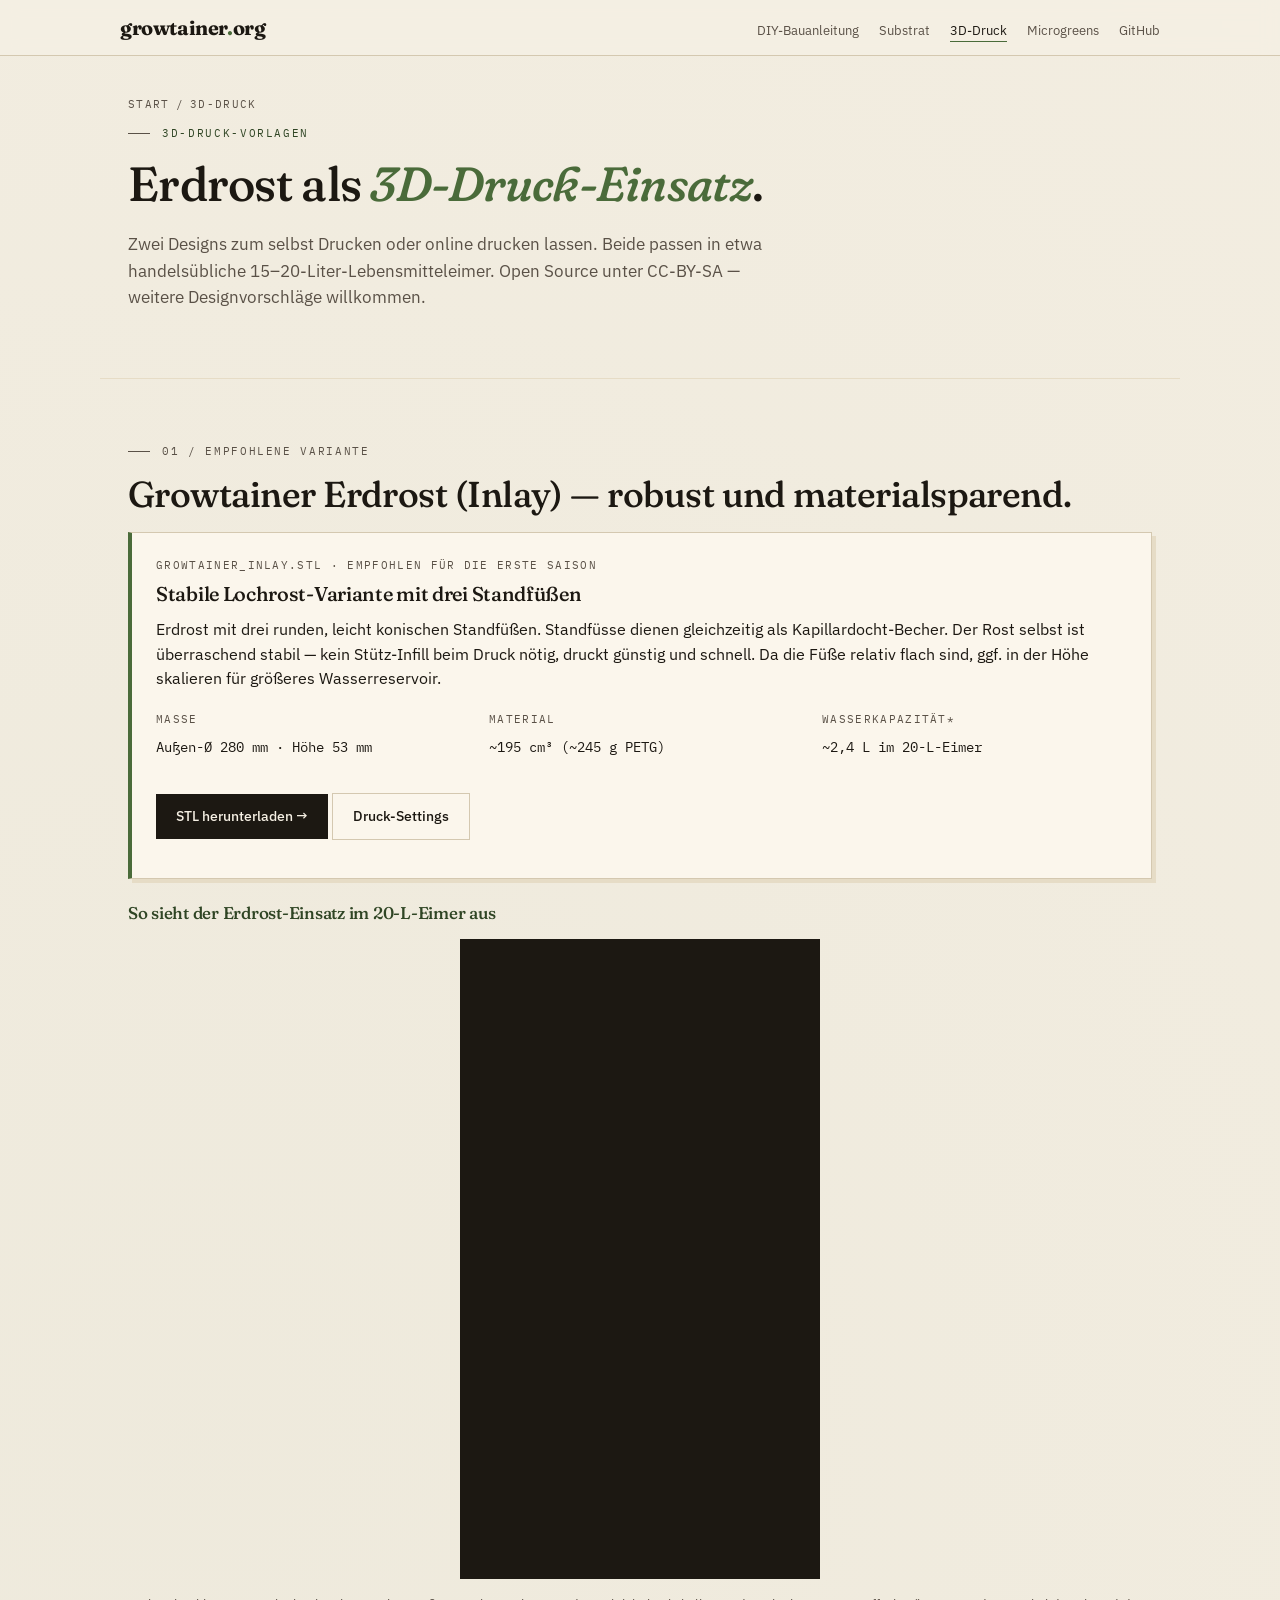
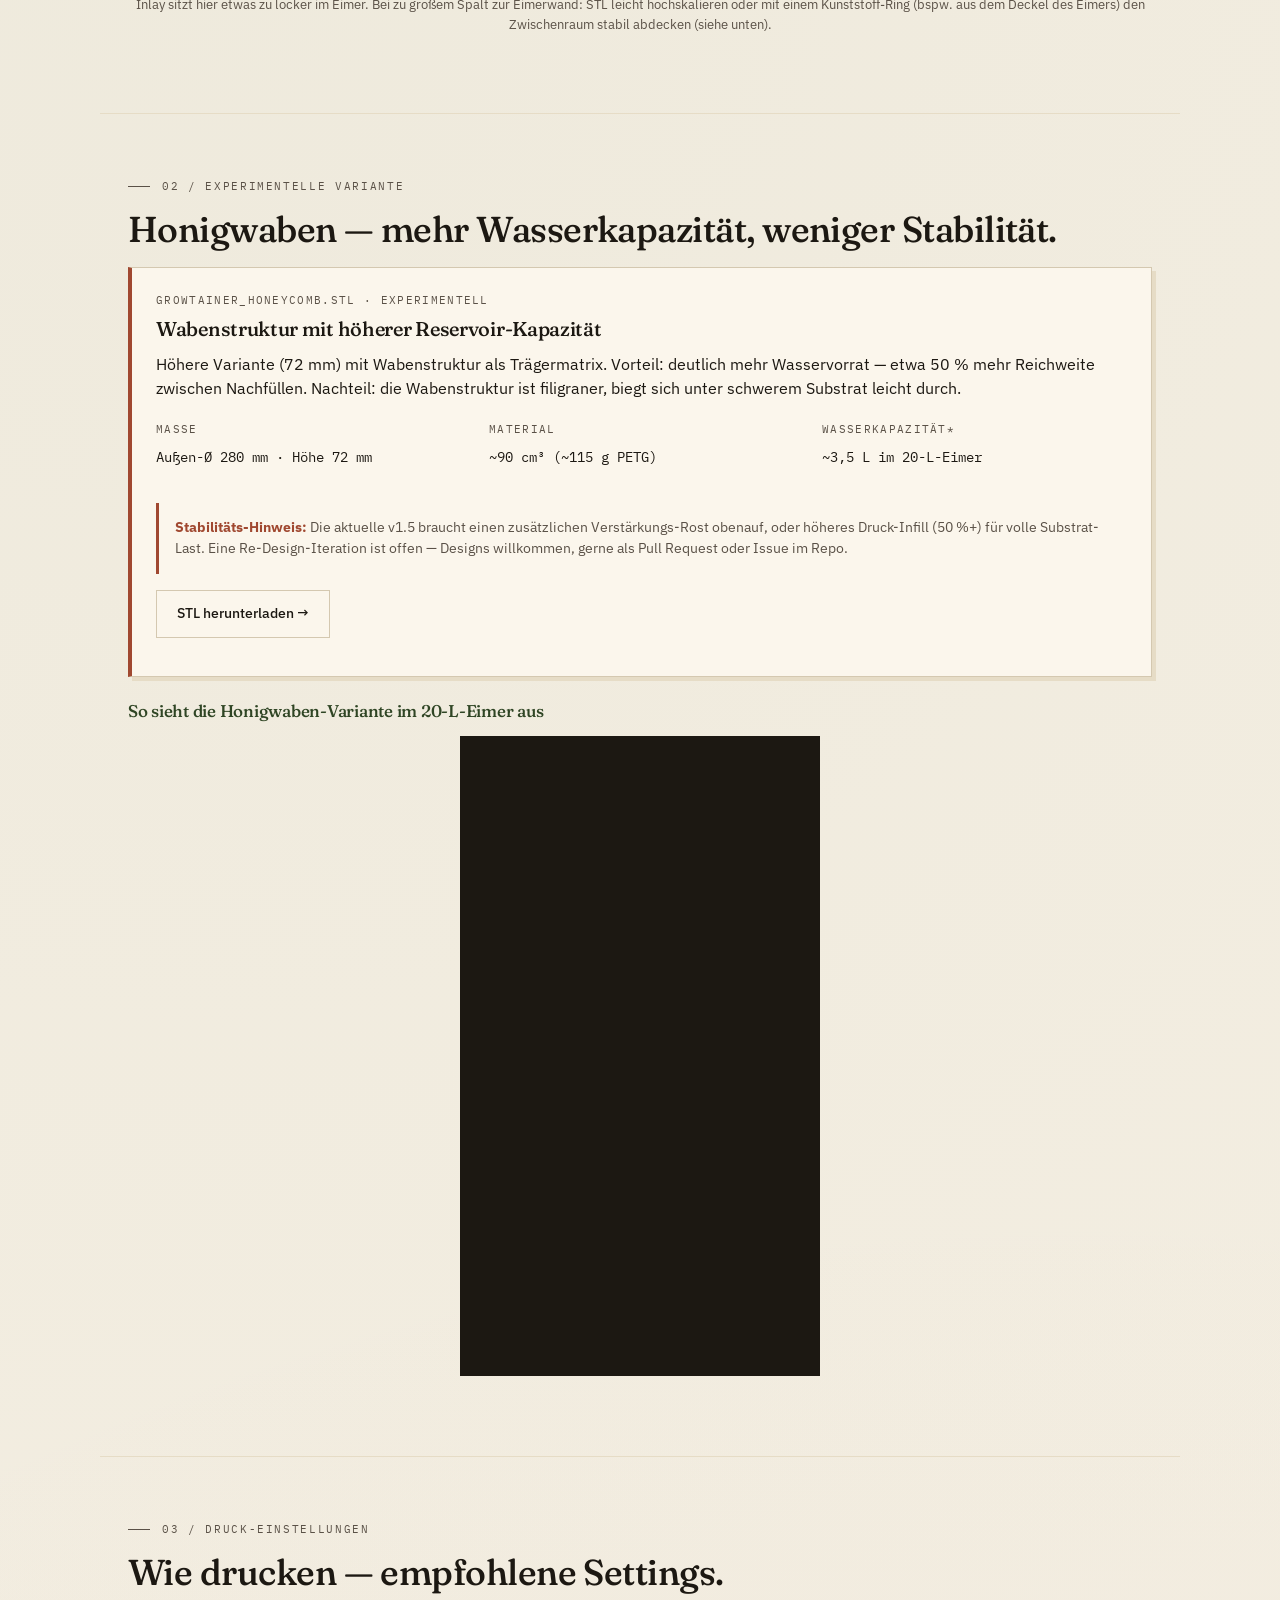
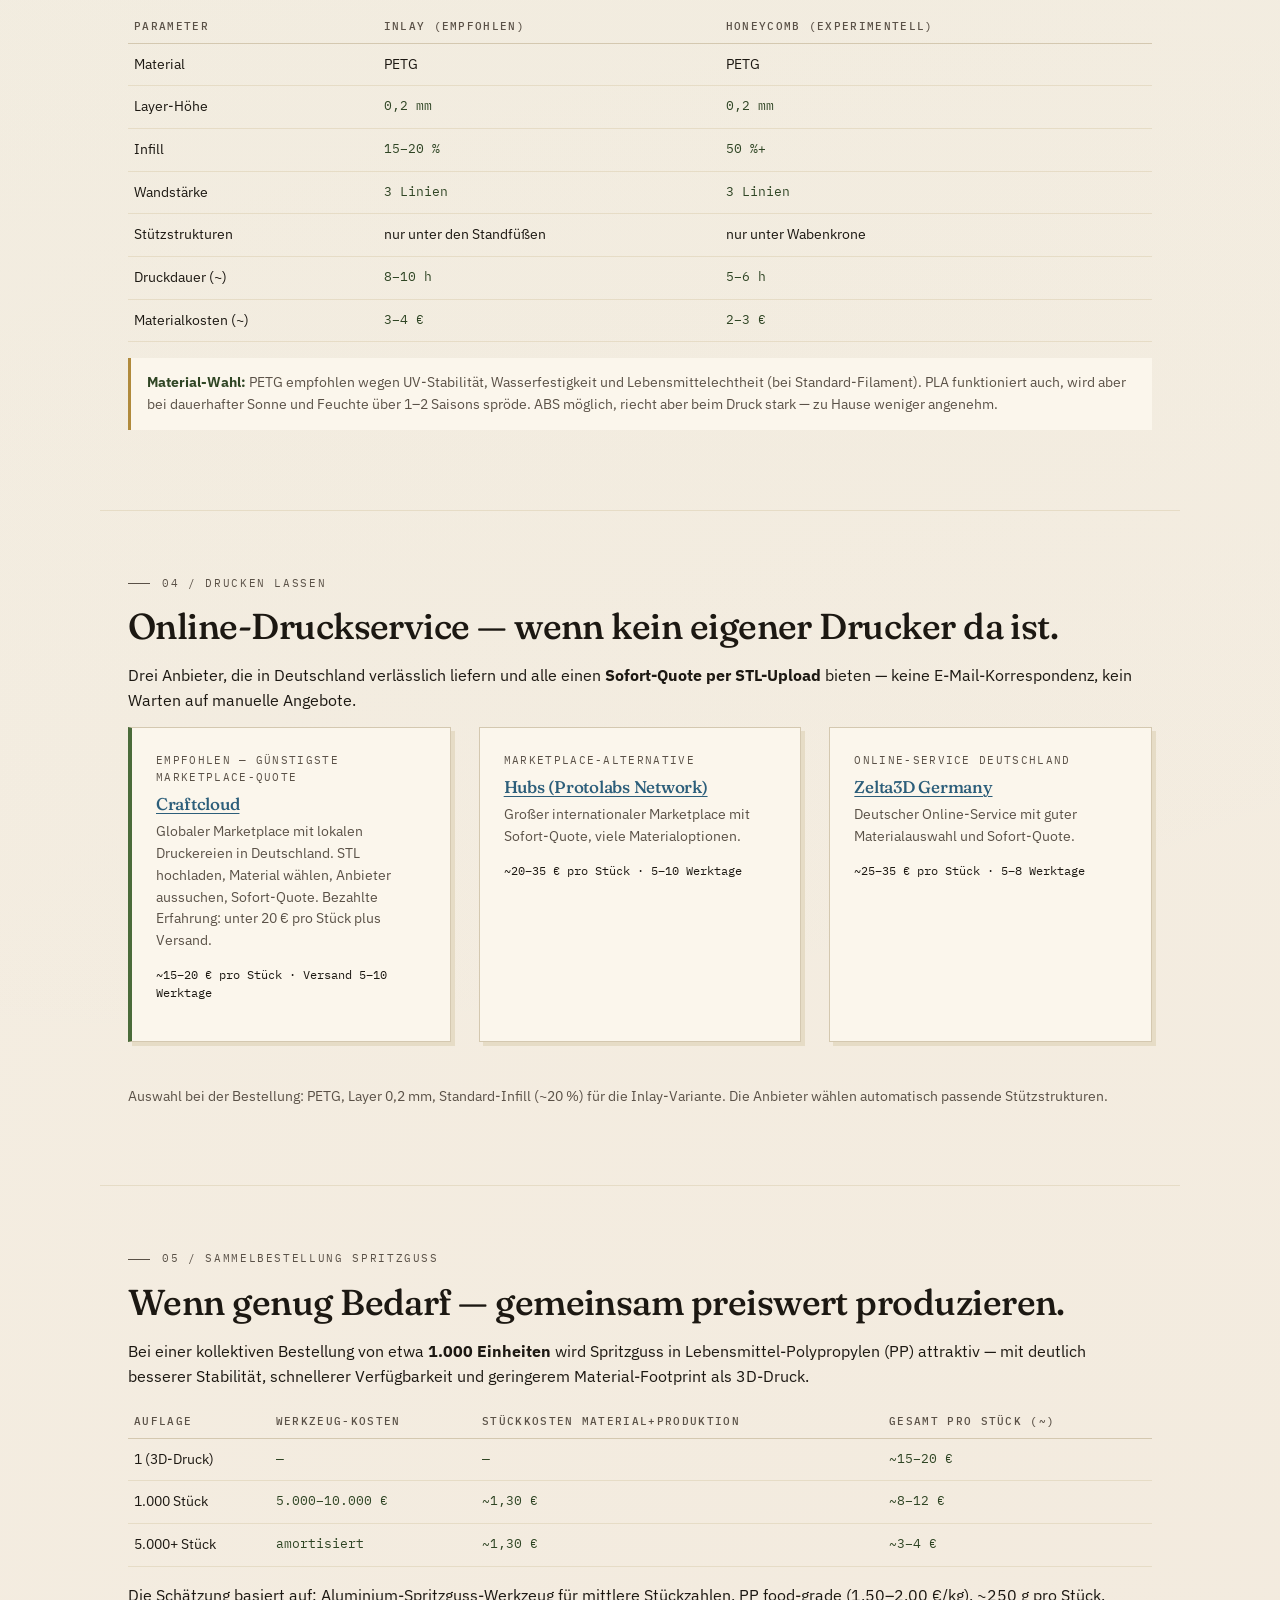
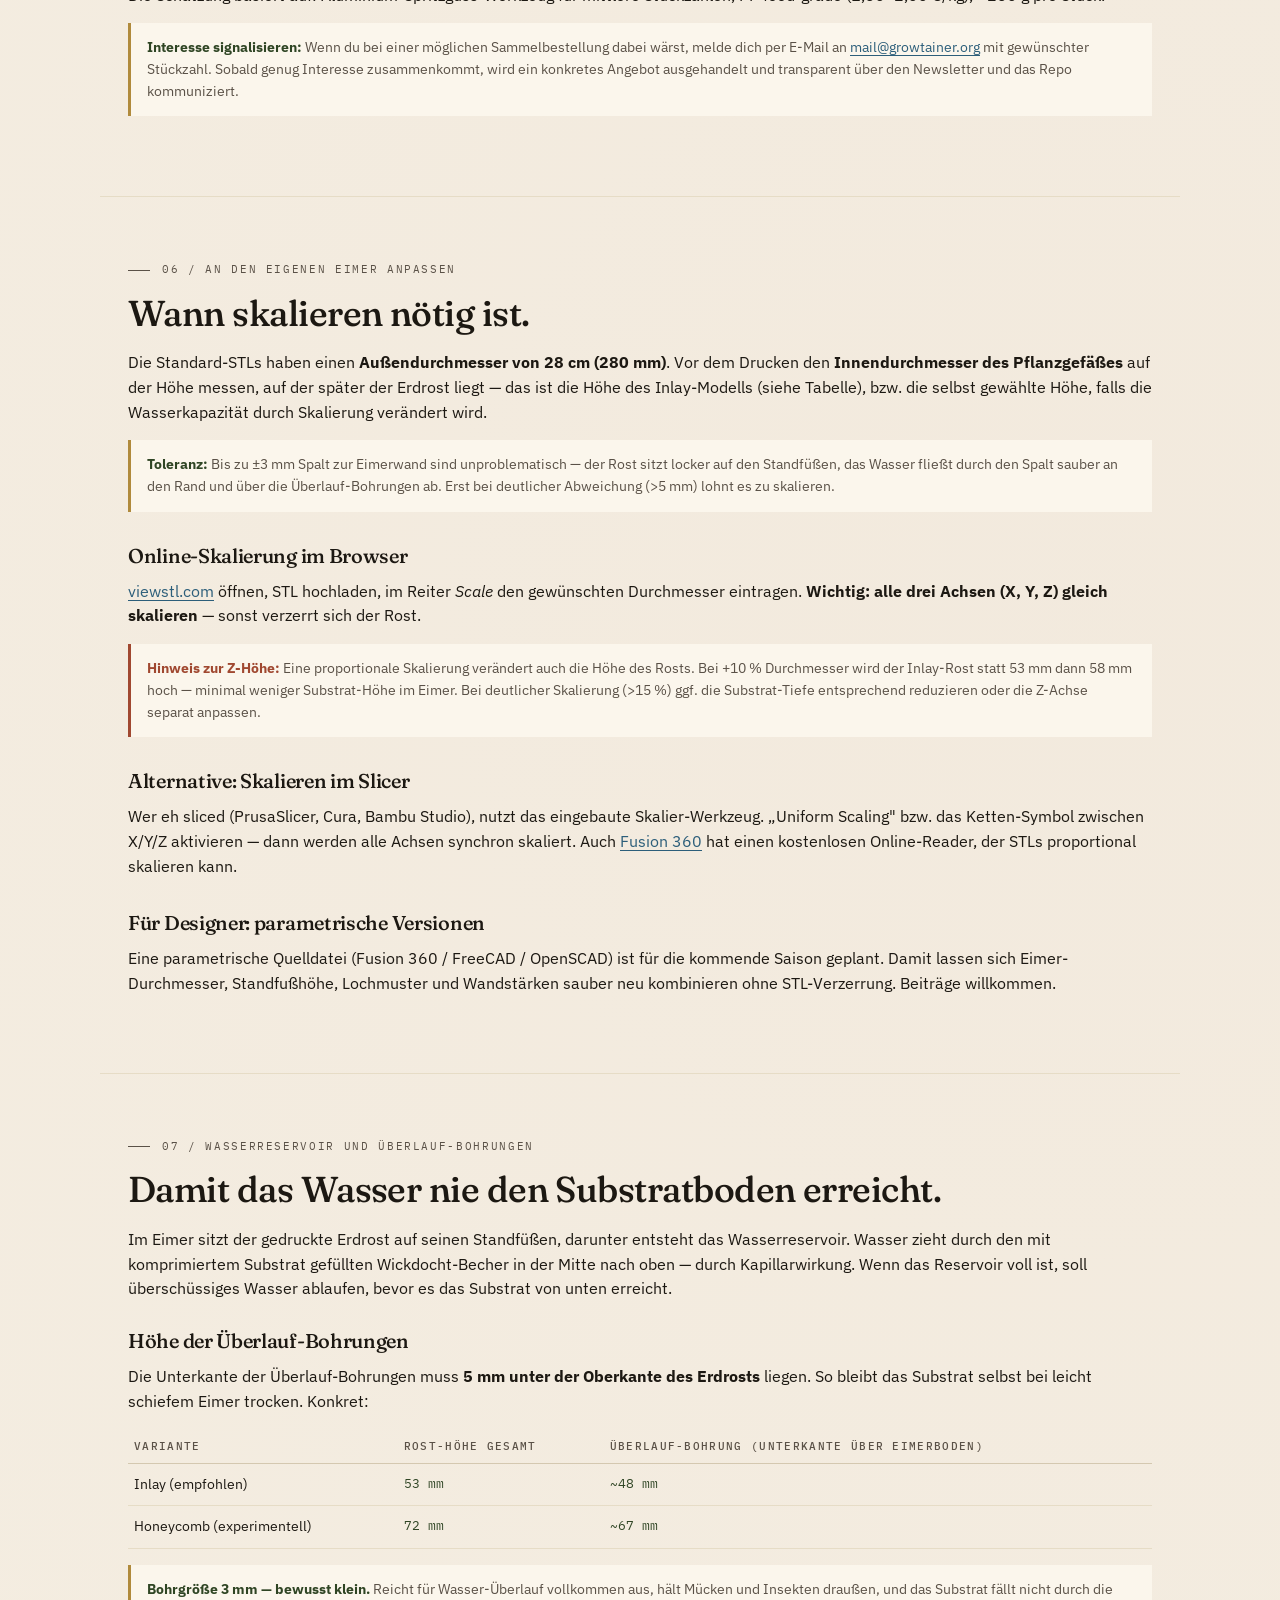
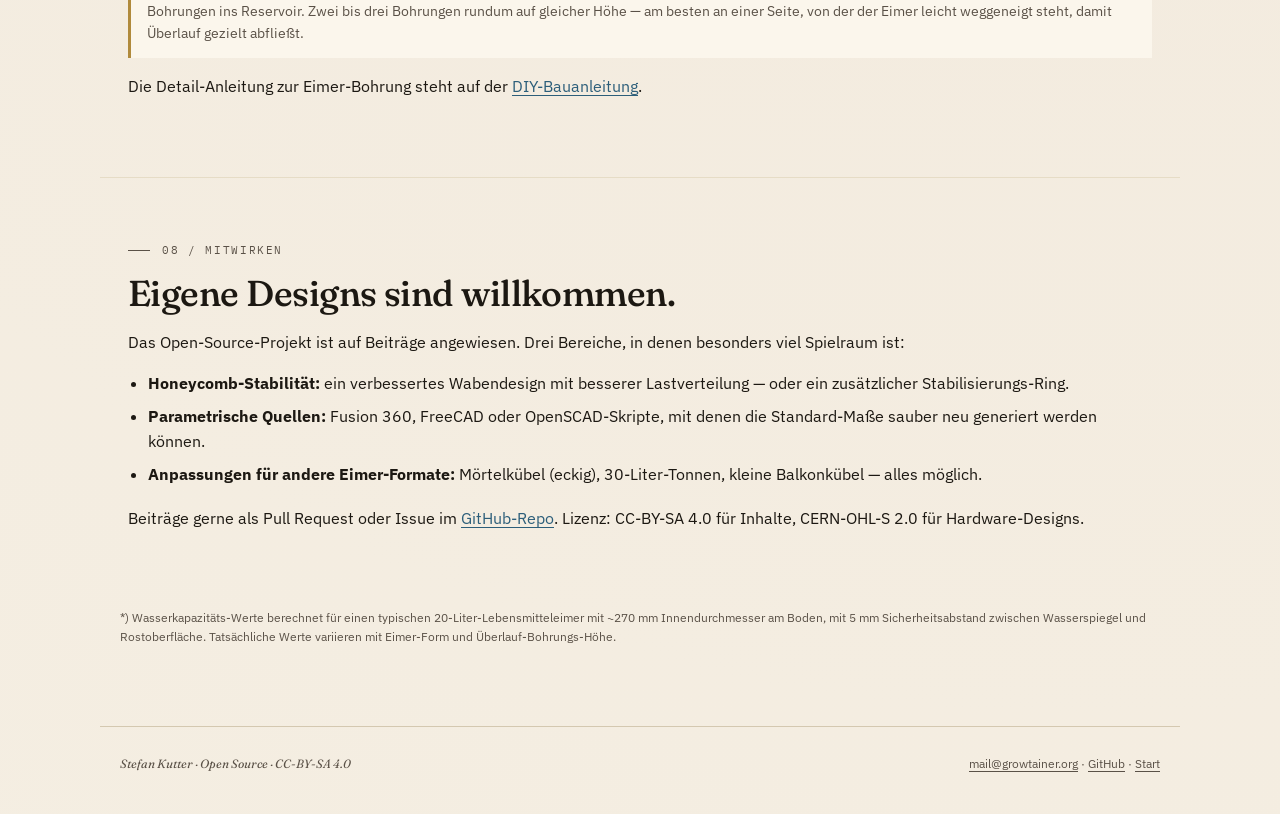
<file: 3d-druck.html>
<!DOCTYPE html>
<html lang="de">
<head>
<meta charset="UTF-8">
<meta name="viewport" content="width=device-width, initial-scale=1.0">
<title>3D-Druck-Vorlagen — Growtainer</title>
<meta name="description" content="STL-Dateien, Druck-Anleitungen und Videos für den Growtainer-Erdrost. Empfohlene Inlay-Variante und experimentelle Honeycomb-Variante mit höherer Wasserkapazität.">

<link rel="preconnect" href="https://fonts.googleapis.com">
<link rel="preconnect" href="https://fonts.gstatic.com" crossorigin>
<link href="https://fonts.googleapis.com/css2?family=Fraunces:opsz,wght,SOFT@9..144,400;9..144,500;9..144,700;9..144,900&family=IBM+Plex+Sans:wght@300;400;500;600&family=IBM+Plex+Mono:wght@400;500&display=swap" rel="stylesheet">
<link rel="stylesheet" href="assets/style.css">
</head>
<body>

<header class="top">
  <div class="topbar">
    <a href="index.html" class="brand">growtainer<span>.</span>org</a>
    <nav class="top-links">
      <a href="diy.html">DIY-Bauanleitung</a>
      <a href="substrat.html">Substrat</a>
      <a href="3d-druck.html" class="active">3D-Druck</a>
      <a href="microgreens.html">Microgreens</a>
      <a href="https://github.com/growtainer" target="_blank" rel="noopener">GitHub</a>
    </nav>
  </div>
</header>

<section class="subhero">
  <div class="breadcrumb"><a href="index.html">Start</a><span>/</span>3D-Druck</div>
  <div class="section-label">3D-Druck-Vorlagen</div>
  <h1>Erdrost als&nbsp;<em>3D-Druck-Einsatz</em>.</h1>
  <p class="lede">
    Zwei Designs zum selbst Drucken oder online drucken lassen. Beide passen in etwa handelsübliche 15–20-Liter-Lebensmitteleimer. Open Source unter CC-BY-SA — weitere Designvorschläge willkommen.
  </p>
</section>

<section>
  <div class="section-label">01 / Empfohlene Variante</div>
  <h2>Growtainer Erdrost (Inlay) — robust und materialsparend.</h2>

  <div class="card featured">
    <div class="card-meta">growtainer_inlay.stl · empfohlen für die erste Saison</div>
    <h3>Stabile Lochrost-Variante mit drei Standfüßen</h3>
    <p>
      Erdrost mit drei runden, leicht konischen Standfüßen. Standfüsse dienen gleichzeitig als Kapillardocht-Becher. Der Rost selbst ist überraschend stabil — kein Stütz-Infill beim Druck nötig, druckt günstig und schnell. Da die Füße relativ flach sind, ggf. in der Höhe skalieren für größeres Wasserreservoir.
    </p>

    <div class="three-col" style="margin: 20px 0;">
      <div>
        <div class="card-meta">Maße</div>
        <p class="mono">Außen-Ø 280 mm · Höhe 53 mm</p>
      </div>
      <div>
        <div class="card-meta">Material</div>
        <p class="mono">~195 cm³ (~245 g PETG)</p>
      </div>
      <div>
        <div class="card-meta">Wasserkapazität*</div>
        <p class="mono">~2,4 L im 20-L-Eimer</p>
      </div>
    </div>

    <p style="margin-top: 16px;">
      <a href="stl/growtainer_inlay.stl" class="cta" download>STL herunterladen →</a>
      <a href="#druck-settings" class="cta-secondary">Druck-Settings</a>
    </p>
  </div>

  <h4>So sieht der Erdrost-Einsatz im 20-L-Eimer aus</h4>
  <div class="video-wrap video-vertical">
    <iframe
      src="https://www.youtube.com/embed/yFcdfRr4bes"
      title="Growtainer Inlay im 20-Liter-Eimer"
      allow="accelerometer; autoplay; clipboard-write; encrypted-media; gyroscope; picture-in-picture"
      allowfullscreen></iframe>
  </div>
  <p class="muted" style="font-size: 13px; text-align: center;">Inlay sitzt hier etwas zu locker im Eimer. Bei zu großem Spalt zur Eimerwand: STL leicht hochskalieren oder mit einem Kunststoff-Ring (bspw. aus dem Deckel des Eimers) den Zwischenraum stabil abdecken (siehe unten).</p>
</section>

<section>
  <div class="section-label">02 / Experimentelle Variante</div>
  <h2>Honigwaben — mehr Wasserkapazität, weniger Stabilität.</h2>

  <div class="card warning">
    <div class="card-meta">growtainer_honeycomb.stl · experimentell</div>
    <h3>Wabenstruktur mit höherer Reservoir-Kapazität</h3>
    <p>
      Höhere Variante (72&nbsp;mm) mit Wabenstruktur als Trägermatrix. Vorteil: deutlich mehr Wasservorrat — etwa 50&nbsp;% mehr Reichweite zwischen Nachfüllen. Nachteil: die Wabenstruktur ist filigraner, biegt sich unter schwerem Substrat leicht durch.
    </p>

    <div class="three-col" style="margin: 20px 0;">
      <div>
        <div class="card-meta">Maße</div>
        <p class="mono">Außen-Ø 280 mm · Höhe 72 mm</p>
      </div>
      <div>
        <div class="card-meta">Material</div>
        <p class="mono">~90 cm³ (~115 g PETG)</p>
      </div>
      <div>
        <div class="card-meta">Wasserkapazität*</div>
        <p class="mono">~3,5 L im 20-L-Eimer</p>
      </div>
    </div>

    <div class="inline-warn" style="margin-top: 16px;">
      <strong>Stabilitäts-Hinweis:</strong> Die aktuelle v1.5 braucht einen zusätzlichen Verstärkungs-Rost obenauf, oder höheres Druck-Infill (50&nbsp;%+) für volle Substrat-Last. Eine Re-Design-Iteration ist offen — Designs willkommen, gerne als Pull Request oder Issue im Repo.
    </div>

    <p style="margin-top: 16px;">
      <a href="stl/growtainer_honeycomb.stl" class="cta-secondary" download>STL herunterladen →</a>
    </p>
  </div>

  <h4>So sieht die Honigwaben-Variante im 20-L-Eimer aus</h4>
  <div class="video-wrap video-vertical">
    <iframe
      src="https://www.youtube.com/embed/8_UQEpeS-iU"
      title="Growtainer Honeycomb im 20-Liter-Eimer"
      allow="accelerometer; autoplay; clipboard-write; encrypted-media; gyroscope; picture-in-picture"
      allowfullscreen></iframe>
  </div>
</section>

<section id="druck-settings">
  <div class="section-label">03 / Druck-Einstellungen</div>
  <h2>Wie drucken — empfohlene Settings.</h2>

  <table class="data-table">
    <thead>
      <tr>
        <th>Parameter</th>
        <th>Inlay (empfohlen)</th>
        <th>Honeycomb (experimentell)</th>
      </tr>
    </thead>
    <tbody>
      <tr><td>Material</td><td>PETG</td><td>PETG</td></tr>
      <tr><td>Layer-Höhe</td><td class="num">0,2 mm</td><td class="num">0,2 mm</td></tr>
      <tr><td>Infill</td><td class="num">15–20 %</td><td class="num">50 %+</td></tr>
      <tr><td>Wandstärke</td><td class="num">3 Linien</td><td class="num">3 Linien</td></tr>
      <tr><td>Stützstrukturen</td><td>nur unter den Standfüßen</td><td>nur unter Wabenkrone</td></tr>
      <tr><td>Druckdauer (~)</td><td class="num">8–10 h</td><td class="num">5–6 h</td></tr>
      <tr><td>Materialkosten (~)</td><td class="num">3–4 €</td><td class="num">2–3 €</td></tr>
    </tbody>
  </table>

  <div class="inline-tip">
    <strong>Material-Wahl:</strong> PETG empfohlen wegen UV-Stabilität, Wasserfestigkeit und Lebensmittelechtheit (bei Standard-Filament). PLA funktioniert auch, wird aber bei dauerhafter Sonne und Feuchte über 1–2 Saisons spröde. ABS möglich, riecht aber beim Druck stark — zu Hause weniger angenehm.
  </div>
</section>

<section>
  <div class="section-label">04 / Drucken lassen</div>
  <h2>Online-Druckservice — wenn kein eigener Drucker da ist.</h2>

  <p>
    Drei Anbieter, die in Deutschland verlässlich liefern und alle einen <strong>Sofort-Quote per STL-Upload</strong> bieten — keine E-Mail-Korrespondenz, kein Warten auf manuelle Angebote.
  </p>

  <div class="three-col">
    <div class="card featured">
      <div class="card-meta">Empfohlen — günstigste Marketplace-Quote</div>
      <h4><a href="https://craftcloud3d.com/" target="_blank" rel="noopener">Craftcloud</a></h4>
      <p class="muted" style="font-size: 14px;">Globaler Marketplace mit lokalen Druckereien in Deutschland. STL hochladen, Material wählen, Anbieter aussuchen, Sofort-Quote. Bezahlte Erfahrung: unter 20&nbsp;€ pro Stück plus Versand.</p>
      <p class="mono" style="font-size: 12px;">~15–20 € pro Stück · Versand 5–10 Werktage</p>
    </div>
    <div class="card">
      <div class="card-meta">Marketplace-Alternative</div>
      <h4><a href="https://www.hubs.com/" target="_blank" rel="noopener">Hubs (Protolabs Network)</a></h4>
      <p class="muted" style="font-size: 14px;">Großer internationaler Marketplace mit Sofort-Quote, viele Materialoptionen.</p>
      <p class="mono" style="font-size: 12px;">~20–35 € pro Stück · 5–10 Werktage</p>
    </div>
    <div class="card">
      <div class="card-meta">Online-Service Deutschland</div>
      <h4><a href="https://zelta3d.de/" target="_blank" rel="noopener">Zelta3D Germany</a></h4>
      <p class="muted" style="font-size: 14px;">Deutscher Online-Service mit guter Materialauswahl und Sofort-Quote.</p>
      <p class="mono" style="font-size: 12px;">~25–35 € pro Stück · 5–8 Werktage</p>
    </div>
  </div>

  <p class="muted" style="font-size: 14px; margin-top: 20px;">
    Auswahl bei der Bestellung: PETG, Layer 0,2&nbsp;mm, Standard-Infill (~20&nbsp;%) für die Inlay-Variante. Die Anbieter wählen automatisch passende Stützstrukturen.
  </p>
</section>

<section>
  <div class="section-label">05 / Sammelbestellung Spritzguss</div>
  <h2>Wenn genug Bedarf — gemeinsam preiswert produzieren.</h2>

  <p>
    Bei einer kollektiven Bestellung von etwa <strong>1.000 Einheiten</strong> wird Spritzguss in Lebensmittel-Polypropylen (PP) attraktiv — mit deutlich besserer Stabilität, schnellerer Verfügbarkeit und geringerem Material-Footprint als 3D-Druck.
  </p>

  <table class="data-table">
    <thead>
      <tr>
        <th>Auflage</th>
        <th>Werkzeug-Kosten</th>
        <th>Stückkosten Material+Produktion</th>
        <th>Gesamt pro Stück (~)</th>
      </tr>
    </thead>
    <tbody>
      <tr><td>1 (3D-Druck)</td><td class="num">—</td><td class="num">—</td><td class="num">~15–20 €</td></tr>
      <tr><td>1.000 Stück</td><td class="num">5.000–10.000 €</td><td class="num">~1,30 €</td><td class="num">~8–12 €</td></tr>
      <tr><td>5.000+ Stück</td><td class="num">amortisiert</td><td class="num">~1,30 €</td><td class="num">~3–4 €</td></tr>
    </tbody>
  </table>

  <p>
    Die Schätzung basiert auf: Aluminium-Spritzguss-Werkzeug für mittlere Stückzahlen, PP food-grade (1,50–2,00&nbsp;€/kg), ~250&nbsp;g pro Stück.
  </p>

  <div class="inline-tip">
    <strong>Interesse signalisieren:</strong> Wenn du bei einer möglichen Sammelbestellung dabei wärst, melde dich per E-Mail an <a href="mailto:mail@growtainer.org?subject=Sammelbestellung%20Spritzguss">mail@growtainer.org</a> mit gewünschter Stückzahl. Sobald genug Interesse zusammenkommt, wird ein konkretes Angebot ausgehandelt und transparent über den Newsletter und das Repo kommuniziert.
  </div>
</section>

<section>
  <div class="section-label">06 / An den eigenen Eimer anpassen</div>
  <h2>Wann skalieren nötig ist.</h2>

  <p>
    Die Standard-STLs haben einen <strong>Außendurchmesser von 28&nbsp;cm (280&nbsp;mm)</strong>. Vor dem Drucken den <strong>Innendurchmesser des Pflanzgefäßes</strong> auf der Höhe messen, auf der später der Erdrost liegt — das ist die Höhe des Inlay-Modells (siehe Tabelle), bzw. die selbst gewählte Höhe, falls die Wasserkapazität durch Skalierung verändert wird.
  </p>

  <div class="inline-tip">
    <strong>Toleranz:</strong> Bis zu ±3&nbsp;mm Spalt zur Eimerwand sind unproblematisch — der Rost sitzt locker auf den Standfüßen, das Wasser fließt durch den Spalt sauber an den Rand und über die Überlauf-Bohrungen ab. Erst bei deutlicher Abweichung (&gt;5&nbsp;mm) lohnt es zu skalieren.
  </div>

  <h3 style="margin-top: 32px;">Online-Skalierung im Browser</h3>
  <p>
    <a href="https://www.viewstl.com/" target="_blank" rel="noopener">viewstl.com</a> öffnen, STL hochladen, im Reiter <em>Scale</em> den gewünschten Durchmesser eintragen. <strong>Wichtig: alle drei Achsen (X, Y, Z) gleich skalieren</strong> — sonst verzerrt sich der Rost.
  </p>

  <div class="inline-warn">
    <strong>Hinweis zur Z-Höhe:</strong> Eine proportionale Skalierung verändert auch die Höhe des Rosts. Bei +10&nbsp;% Durchmesser wird der Inlay-Rost statt 53&nbsp;mm dann 58&nbsp;mm hoch — minimal weniger Substrat-Höhe im Eimer. Bei deutlicher Skalierung (&gt;15&nbsp;%) ggf. die Substrat-Tiefe entsprechend reduzieren oder die Z-Achse separat anpassen.
  </div>

  <h3 style="margin-top: 32px;">Alternative: Skalieren im Slicer</h3>
  <p>
    Wer eh sliced (PrusaSlicer, Cura, Bambu Studio), nutzt das eingebaute Skalier-Werkzeug. „Uniform Scaling" bzw. das Ketten-Symbol zwischen X/Y/Z aktivieren — dann werden alle Achsen synchron skaliert. Auch <a href="https://www.autodesk.com/products/fusion-360/personal" target="_blank" rel="noopener">Fusion 360</a> hat einen kostenlosen Online-Reader, der STLs proportional skalieren kann.
  </p>

  <h3 style="margin-top: 32px;">Für Designer: parametrische Versionen</h3>
  <p>
    Eine parametrische Quelldatei (Fusion 360 / FreeCAD / OpenSCAD) ist für die kommende Saison geplant. Damit lassen sich Eimer-Durchmesser, Standfußhöhe, Lochmuster und Wandstärken sauber neu kombinieren ohne STL-Verzerrung. Beiträge willkommen.
  </p>
</section>

<section>
  <div class="section-label">07 / Wasserreservoir und Überlauf-Bohrungen</div>
  <h2>Damit das Wasser nie den Substratboden erreicht.</h2>

  <p>
    Im Eimer sitzt der gedruckte Erdrost auf seinen Standfüßen, darunter entsteht das Wasserreservoir. Wasser zieht durch den mit komprimiertem Substrat gefüllten Wickdocht-Becher in der Mitte nach oben — durch Kapillarwirkung. Wenn das Reservoir voll ist, soll überschüssiges Wasser ablaufen, bevor es das Substrat von unten erreicht.
  </p>

  <h3 style="margin-top: 28px;">Höhe der Überlauf-Bohrungen</h3>
  <p>
    Die Unterkante der Überlauf-Bohrungen muss <strong>5&nbsp;mm unter der Oberkante des Erdrosts</strong> liegen. So bleibt das Substrat selbst bei leicht schiefem Eimer trocken. Konkret:
  </p>

  <table class="data-table">
    <thead>
      <tr>
        <th>Variante</th>
        <th>Rost-Höhe gesamt</th>
        <th>Überlauf-Bohrung (Unterkante über Eimerboden)</th>
      </tr>
    </thead>
    <tbody>
      <tr><td>Inlay (empfohlen)</td><td class="num">53 mm</td><td class="num">~48 mm</td></tr>
      <tr><td>Honeycomb (experimentell)</td><td class="num">72 mm</td><td class="num">~67 mm</td></tr>
    </tbody>
  </table>

  <div class="inline-tip">
    <strong>Bohrgröße 3&nbsp;mm — bewusst klein.</strong> Reicht für Wasser-Überlauf vollkommen aus, hält Mücken und Insekten draußen, und das Substrat fällt nicht durch die Bohrungen ins Reservoir. Zwei bis drei Bohrungen rundum auf gleicher Höhe — am besten an einer Seite, von der der Eimer leicht weggeneigt steht, damit Überlauf gezielt abfließt.
  </div>

  <p>
    Die Detail-Anleitung zur Eimer-Bohrung steht auf der <a href="diy.html">DIY-Bauanleitung</a>.
  </p>
</section>

<section>
  <div class="section-label">08 / Mitwirken</div>
  <h2>Eigene Designs sind willkommen.</h2>

  <p>
    Das Open-Source-Projekt ist auf Beiträge angewiesen. Drei Bereiche, in denen besonders viel Spielraum ist:
  </p>

  <ul class="clean">
    <li><strong>Honeycomb-Stabilität:</strong> ein verbessertes Wabendesign mit besserer Lastverteilung — oder ein zusätzlicher Stabilisierungs-Ring.</li>
    <li><strong>Parametrische Quellen:</strong> Fusion 360, FreeCAD oder OpenSCAD-Skripte, mit denen die Standard-Maße sauber neu generiert werden können.</li>
    <li><strong>Anpassungen für andere Eimer-Formate:</strong> Mörtelkübel (eckig), 30-Liter-Tonnen, kleine Balkonkübel — alles möglich.</li>
  </ul>

  <p style="margin-top: 20px;">
    Beiträge gerne als Pull Request oder Issue im <a href="https://github.com/growtainer" target="_blank" rel="noopener">GitHub-Repo</a>. Lizenz: CC-BY-SA 4.0 für Inhalte, CERN-OHL-S 2.0 für Hardware-Designs.
  </p>
</section>

<p class="muted" style="max-width: 1080px; margin: 0 auto; padding: 0 20px 40px; font-size: 12px;">
  *) Wasserkapazitäts-Werte berechnet für einen typischen 20-Liter-Lebensmitteleimer mit ~270&nbsp;mm Innendurchmesser am Boden, mit 5&nbsp;mm Sicherheitsabstand zwischen Wasserspiegel und Rostoberfläche. Tatsächliche Werte variieren mit Eimer-Form und Überlauf-Bohrungs-Höhe.
</p>

<footer>
  <div class="credit">Stefan Kutter · Open Source · CC-BY-SA 4.0</div>
  <div>
    <a href="mailto:mail@growtainer.org">mail@growtainer.org</a> ·
    <a href="https://github.com/growtainer" target="_blank" rel="noopener">GitHub</a> ·
    <a href="index.html">Start</a>
  </div>
</footer>

</body>
</html>
</file>
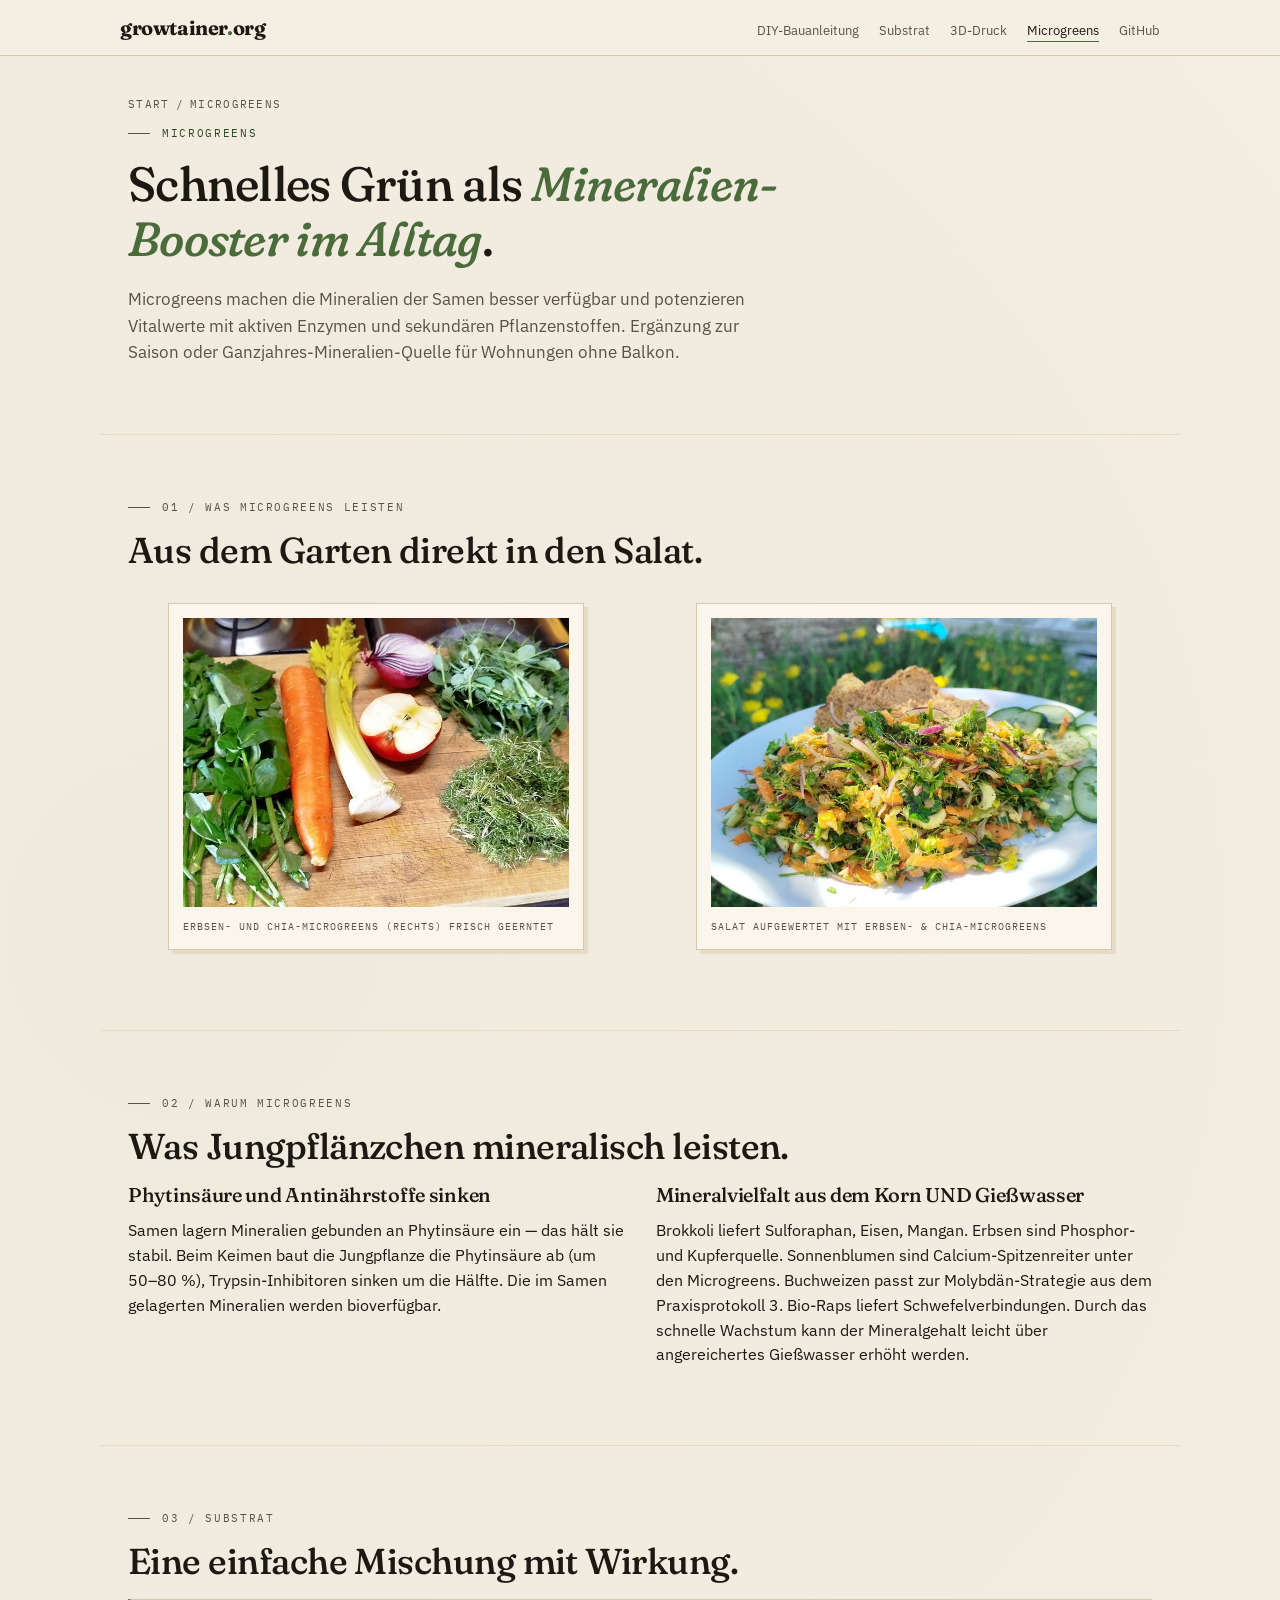
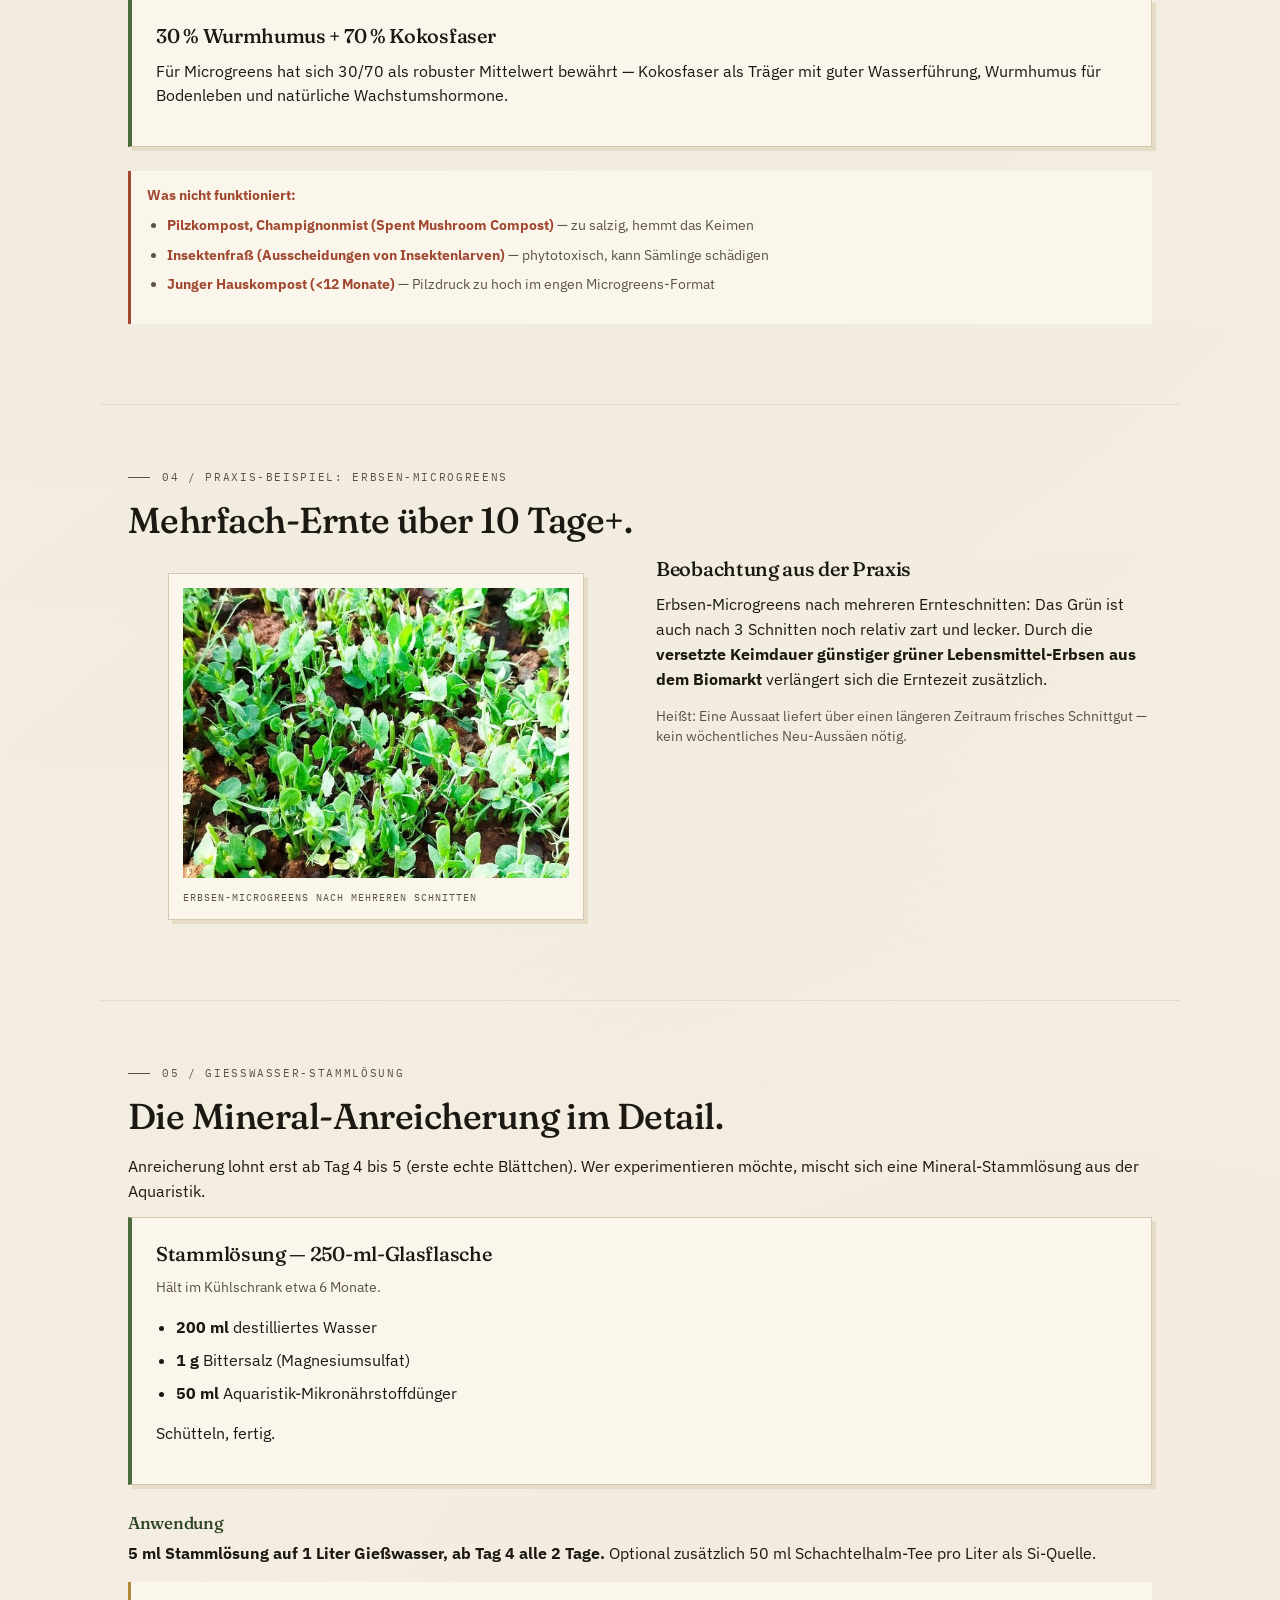
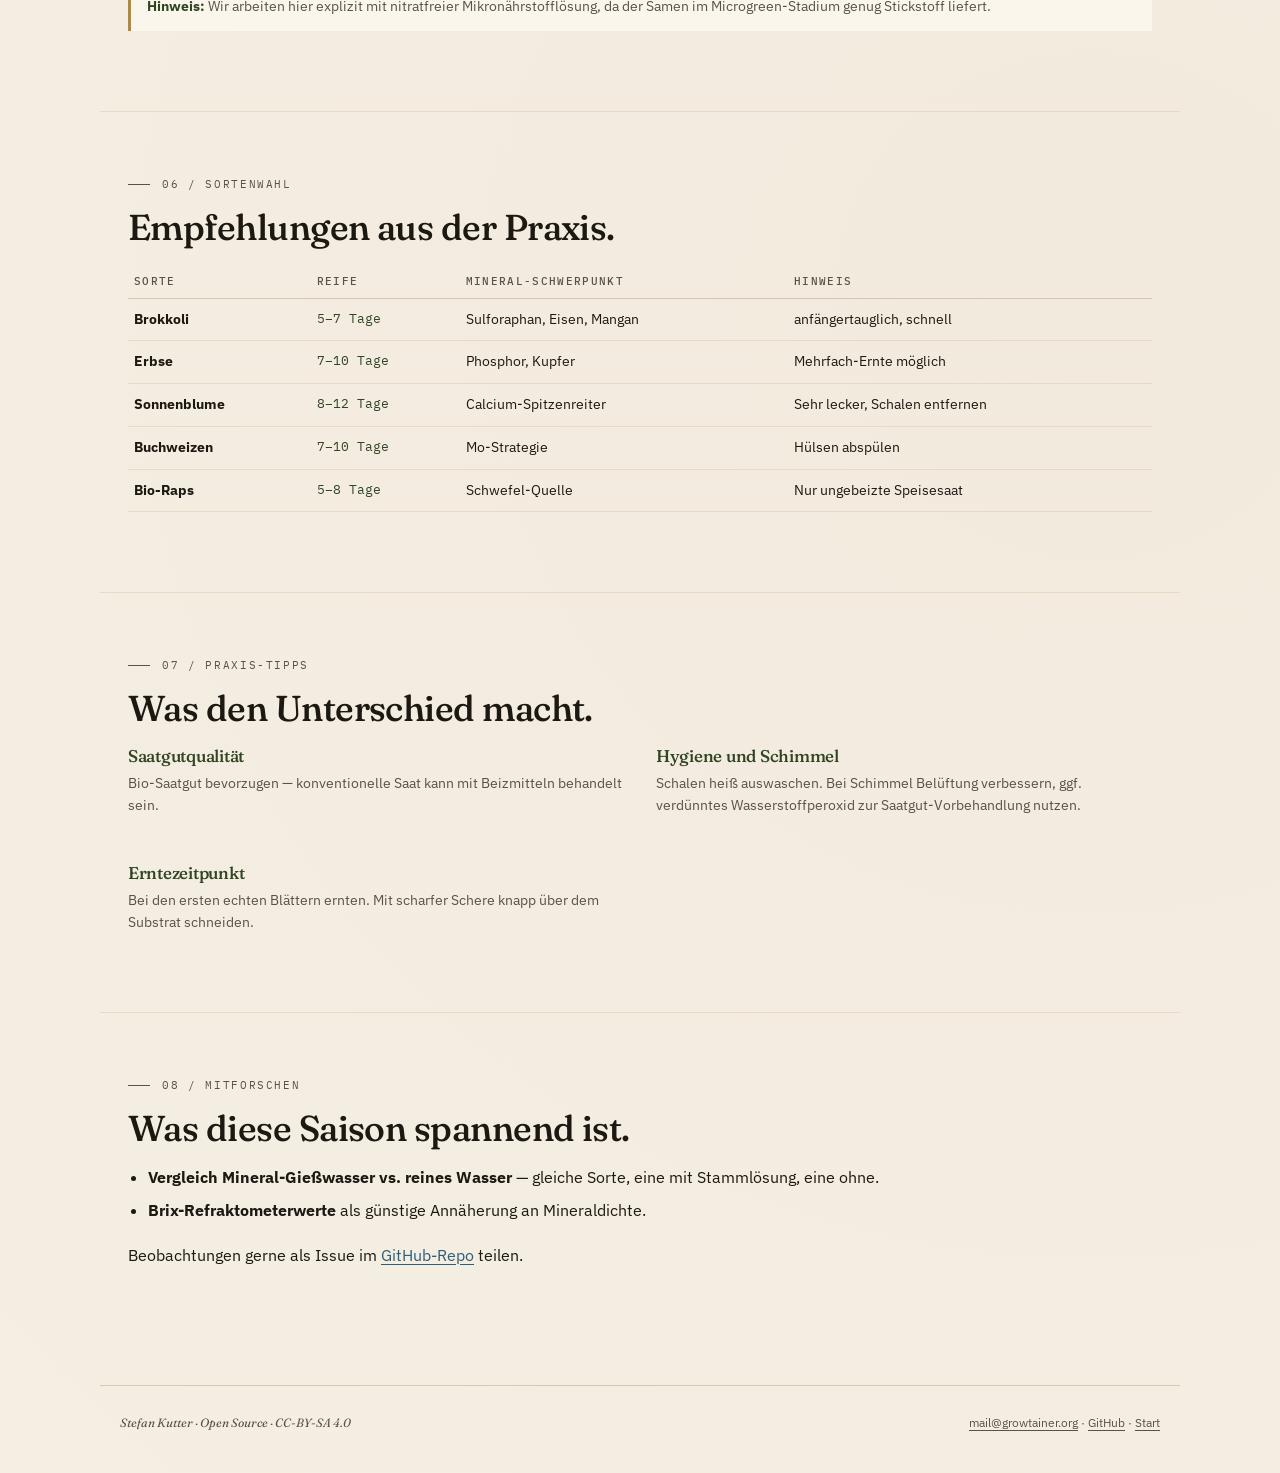
<file: microgreens.html>
<!DOCTYPE html>
<html lang="de">
<head>
<meta charset="UTF-8">
<meta name="viewport" content="width=device-width, initial-scale=1.0">
<title>Microgreens — Growtainer</title>
<meta name="description" content="Microgreens als Schnell-Mineralien-Booster: Substrat 30/70, Mineral-Stammlösung aus Aquaristik-Komponenten, Sortenempfehlungen.">

<link rel="preconnect" href="https://fonts.googleapis.com">
<link rel="preconnect" href="https://fonts.gstatic.com" crossorigin>
<link href="https://fonts.googleapis.com/css2?family=Fraunces:opsz,wght,SOFT@9..144,400;9..144,500;9..144,700;9..144,900&family=IBM+Plex+Sans:wght@300;400;500;600&family=IBM+Plex+Mono:wght@400;500&display=swap" rel="stylesheet">
<link rel="stylesheet" href="assets/style.css">
</head>
<body>

<header class="top">
  <div class="topbar">
    <a href="index.html" class="brand">growtainer<span>.</span>org</a>
    <nav class="top-links">
      <a href="diy.html">DIY-Bauanleitung</a>
      <a href="substrat.html">Substrat</a>
      <a href="3d-druck.html">3D-Druck</a>
      <a href="microgreens.html" class="active">Microgreens</a>
      <a href="https://github.com/growtainer" target="_blank" rel="noopener">GitHub</a>
    </nav>
  </div>
</header>

<section class="subhero">
  <div class="breadcrumb"><a href="index.html">Start</a><span>/</span>Microgreens</div>
  <div class="section-label">Microgreens</div>
  <h1>Schnelles Grün als&nbsp;<em>Mineralien-Booster im Alltag</em>.</h1>
  <p class="lede">
    Microgreens machen die Mineralien der Samen besser verfügbar und potenzieren Vitalwerte mit aktiven Enzymen und sekundären Pflanzenstoffen. Ergänzung zur Saison oder Ganzjahres-Mineralien-Quelle für Wohnungen ohne Balkon.
  </p>
</section>

<section>
  <div class="section-label">01 / Was Microgreens leisten</div>
  <h2>Aus dem Garten direkt in den Salat.</h2>

  <div class="two-col">
    <figure class="img-card" data-zoom="assets/images/microgreens_zutaten.jpg" data-caption="Zutaten für einen mineralreichen Salat: Petersilie, Karotte, Sellerie, Apfel, Zwiebel, Erbsen-Microgreens, Chia-Microgreens">
      <div class="img-card-frame">
        <img src="assets/images/microgreens_zutaten.jpg" alt="Frische Zutaten auf einem Holzbrett: Petersilie, Karotte, Sellerie, halber Apfel, halbe rote Zwiebel, Erbsen-Microgreens, Chia-Microgreens.">
      </div>
      <figcaption>Erbsen- und Chia-Microgreens (rechts) frisch geerntet</figcaption>
    </figure>
    <figure class="img-card" data-zoom="assets/images/microgreens_salat.jpg" data-caption="Mineraldichter Salat aus Erbsen-Microgreens, Karotte, Sellerie, Chia-Microgreens, Petersilie und Zwiebel">
      <div class="img-card-frame">
        <img src="assets/images/microgreens_salat.jpg" alt="Angerichteter Microgreens-Salat auf weißem Teller mit Gurkenscheiben und Vollkornbrot.">
      </div>
      <figcaption>Salat aufgewertet mit Erbsen- & Chia-Microgreens</figcaption>
    </figure>
  </div>
</section>

<section>
  <div class="section-label">02 / Warum Microgreens</div>
  <h2>Was Jungpflänzchen mineralisch leisten.</h2>

  <div class="two-col">
    <div>
      <h3>Phytinsäure und Antinährstoffe sinken</h3>
      <p>
        Samen lagern Mineralien gebunden an Phytinsäure ein — das hält sie stabil. Beim Keimen baut die Jungpflanze die Phytinsäure ab (um 50–80&nbsp;%), Trypsin-Inhibitoren sinken um die Hälfte. Die im Samen gelagerten Mineralien werden bioverfügbar.
      </p>
    </div>
    <div>
      <h3>Mineralvielfalt aus dem Korn UND Gießwasser</h3>
      <p>
        Brokkoli liefert Sulforaphan, Eisen, Mangan. Erbsen sind Phosphor- und Kupferquelle. Sonnenblumen sind Calcium-Spitzenreiter unter den Microgreens. Buchweizen passt zur Molybdän-Strategie aus dem Praxisprotokoll 3. Bio-Raps liefert Schwefelverbindungen. Durch das schnelle Wachstum kann der Mineralgehalt leicht über angereichertes Gießwasser erhöht werden.
      </p>
    </div>
  </div>
</section>

<section>
  <div class="section-label">03 / Substrat</div>
  <h2>Eine einfache Mischung mit Wirkung.</h2>

  <div class="card featured">
    <h3>30 % Wurmhumus + 70 % Kokosfaser</h3>
    <p>
      Für Microgreens hat sich 30/70 als robuster Mittelwert bewährt — Kokosfaser als Träger mit guter Wasserführung, Wurmhumus für Bodenleben und natürliche Wachstumshormone.
    </p>
  </div>

  <div class="inline-warn">
    <strong>Was nicht funktioniert:</strong>
    <ul class="clean" style="margin-top: 8px;">
      <li><strong>Pilzkompost, Champignonmist (Spent Mushroom Compost)</strong> — zu salzig, hemmt das Keimen</li>
      <li><strong>Insektenfraß (Ausscheidungen von Insektenlarven)</strong> — phytotoxisch, kann Sämlinge schädigen</li>
      <li><strong>Junger Hauskompost (&lt;12 Monate)</strong> — Pilzdruck zu hoch im engen Microgreens-Format</li>
    </ul>
  </div>
</section>

<section>
  <div class="section-label">04 / Praxis-Beispiel: Erbsen-Microgreens</div>
  <h2>Mehrfach-Ernte über 10 Tage+.</h2>

  <div class="two-col">
    <figure class="img-card" data-zoom="assets/images/microgreens_erbsen.jpg" data-caption="Erbsen-Microgreens nach mehreren Ernteschnitten">
      <div class="img-card-frame">
        <img src="assets/images/microgreens_erbsen.jpg" alt="Dichter Erbsen-Microgreens-Bewuchs.">
      </div>
      <figcaption>Erbsen-Microgreens nach mehreren Schnitten</figcaption>
    </figure>
    <div>
      <h3>Beobachtung aus der Praxis</h3>
      <p>
        Erbsen-Microgreens nach mehreren Ernteschnitten: Das Grün ist auch nach 3 Schnitten noch relativ zart und lecker. Durch die <strong>versetzte Keimdauer günstiger grüner Lebensmittel-Erbsen aus dem Biomarkt</strong> verlängert sich die Erntezeit zusätzlich.
      </p>
      <p class="muted" style="font-size: 13.5px;">
        Heißt: Eine Aussaat liefert über einen längeren Zeitraum frisches Schnittgut — kein wöchentliches Neu-Aussäen nötig.
      </p>
    </div>
  </div>
</section>

<section>
  <div class="section-label">05 / Gießwasser-Stammlösung</div>
  <h2>Die Mineral-Anreicherung im Detail.</h2>

  <p>
    Anreicherung lohnt erst ab Tag 4 bis 5 (erste echte Blättchen). Wer experimentieren möchte, mischt sich eine Mineral-Stammlösung aus der Aquaristik.
  </p>

  <div class="card featured">
    <h3>Stammlösung — 250-ml-Glasflasche</h3>
    <p class="muted" style="font-size: 14px;">Hält im Kühlschrank etwa 6&nbsp;Monate.</p>
    <ul class="clean">
      <li><strong>200 ml</strong> destilliertes Wasser</li>
      <li><strong>1 g</strong> Bittersalz (Magnesiumsulfat)</li>
      <li><strong>50 ml</strong> Aquaristik-Mikronährstoffdünger</li>
    </ul>
    <p style="margin-top: 12px;">Schütteln, fertig.</p>
  </div>

  <h4 style="margin-top: 28px;">Anwendung</h4>
  <p>
    <strong>5&nbsp;ml Stammlösung auf 1 Liter Gießwasser, ab Tag 4 alle 2 Tage.</strong> Optional zusätzlich 50&nbsp;ml Schachtelhalm-Tee pro Liter als Si-Quelle.
  </p>

  <div class="inline-tip">
    <strong>Hinweis:</strong> Wir arbeiten hier explizit mit nitratfreier Mikronährstofflösung, da der Samen im Microgreen-Stadium genug Stickstoff liefert.
  </div>
</section>

<section>
  <div class="section-label">06 / Sortenwahl</div>
  <h2>Empfehlungen aus der Praxis.</h2>

  <table class="data-table">
    <thead>
      <tr>
        <th>Sorte</th>
        <th>Reife</th>
        <th>Mineral-Schwerpunkt</th>
        <th>Hinweis</th>
      </tr>
    </thead>
    <tbody>
      <tr>
        <td><strong>Brokkoli</strong></td>
        <td class="num">5–7 Tage</td>
        <td>Sulforaphan, Eisen, Mangan</td>
        <td>anfängertauglich, schnell</td>
      </tr>
      <tr>
        <td><strong>Erbse</strong></td>
        <td class="num">7–10 Tage</td>
        <td>Phosphor, Kupfer</td>
        <td>Mehrfach-Ernte möglich</td>
      </tr>
      <tr>
        <td><strong>Sonnenblume</strong></td>
        <td class="num">8–12 Tage</td>
        <td>Calcium-Spitzenreiter</td>
        <td>Sehr lecker, Schalen entfernen</td>
      </tr>
      <tr>
        <td><strong>Buchweizen</strong></td>
        <td class="num">7–10 Tage</td>
        <td>Mo-Strategie</td>
        <td>Hülsen abspülen</td>
      </tr>
      <tr>
        <td><strong>Bio-Raps</strong></td>
        <td class="num">5–8 Tage</td>
        <td>Schwefel-Quelle</td>
        <td>Nur ungebeizte Speisesaat</td>
      </tr>
    </tbody>
  </table>
</section>

<section>
  <div class="section-label">07 / Praxis-Tipps</div>
  <h2>Was den Unterschied macht.</h2>

  <div class="two-col">
    <div>
      <h4>Saatgutqualität</h4>
      <p class="muted" style="font-size: 14px;">
        Bio-Saatgut bevorzugen — konventionelle Saat kann mit Beizmitteln behandelt sein.
      </p>
    </div>
    <div>
      <h4>Hygiene und Schimmel</h4>
      <p class="muted" style="font-size: 14px;">
        Schalen heiß auswaschen. Bei Schimmel Belüftung verbessern, ggf. verdünntes Wasserstoffperoxid zur Saatgut-Vorbehandlung nutzen.
      </p>
    </div>
    <div>
      <h4>Erntezeitpunkt</h4>
      <p class="muted" style="font-size: 14px;">
        Bei den ersten echten Blättern ernten. Mit scharfer Schere knapp über dem Substrat schneiden.
      </p>
    </div>
  </div>
</section>

<section>
  <div class="section-label">08 / Mitforschen</div>
  <h2>Was diese Saison spannend ist.</h2>
  <ul class="clean">
    <li><strong>Vergleich Mineral-Gießwasser vs. reines Wasser</strong> — gleiche Sorte, eine mit Stammlösung, eine ohne.</li>
    <li><strong>Brix-Refraktometerwerte</strong> als günstige Annäherung an Mineraldichte.</li>
  </ul>
  <p style="margin-top: 20px;">
    Beobachtungen gerne als Issue im <a href="https://github.com/growtainer" target="_blank" rel="noopener">GitHub-Repo</a> teilen.
  </p>
</section>

<footer>
  <div class="credit">Stefan Kutter · Open Source · CC-BY-SA 4.0</div>
  <div>
    <a href="mailto:mail@growtainer.org">mail@growtainer.org</a> ·
    <a href="https://github.com/growtainer" target="_blank" rel="noopener">GitHub</a> ·
    <a href="index.html">Start</a>
  </div>
</footer>

</body>
</html>
</file>
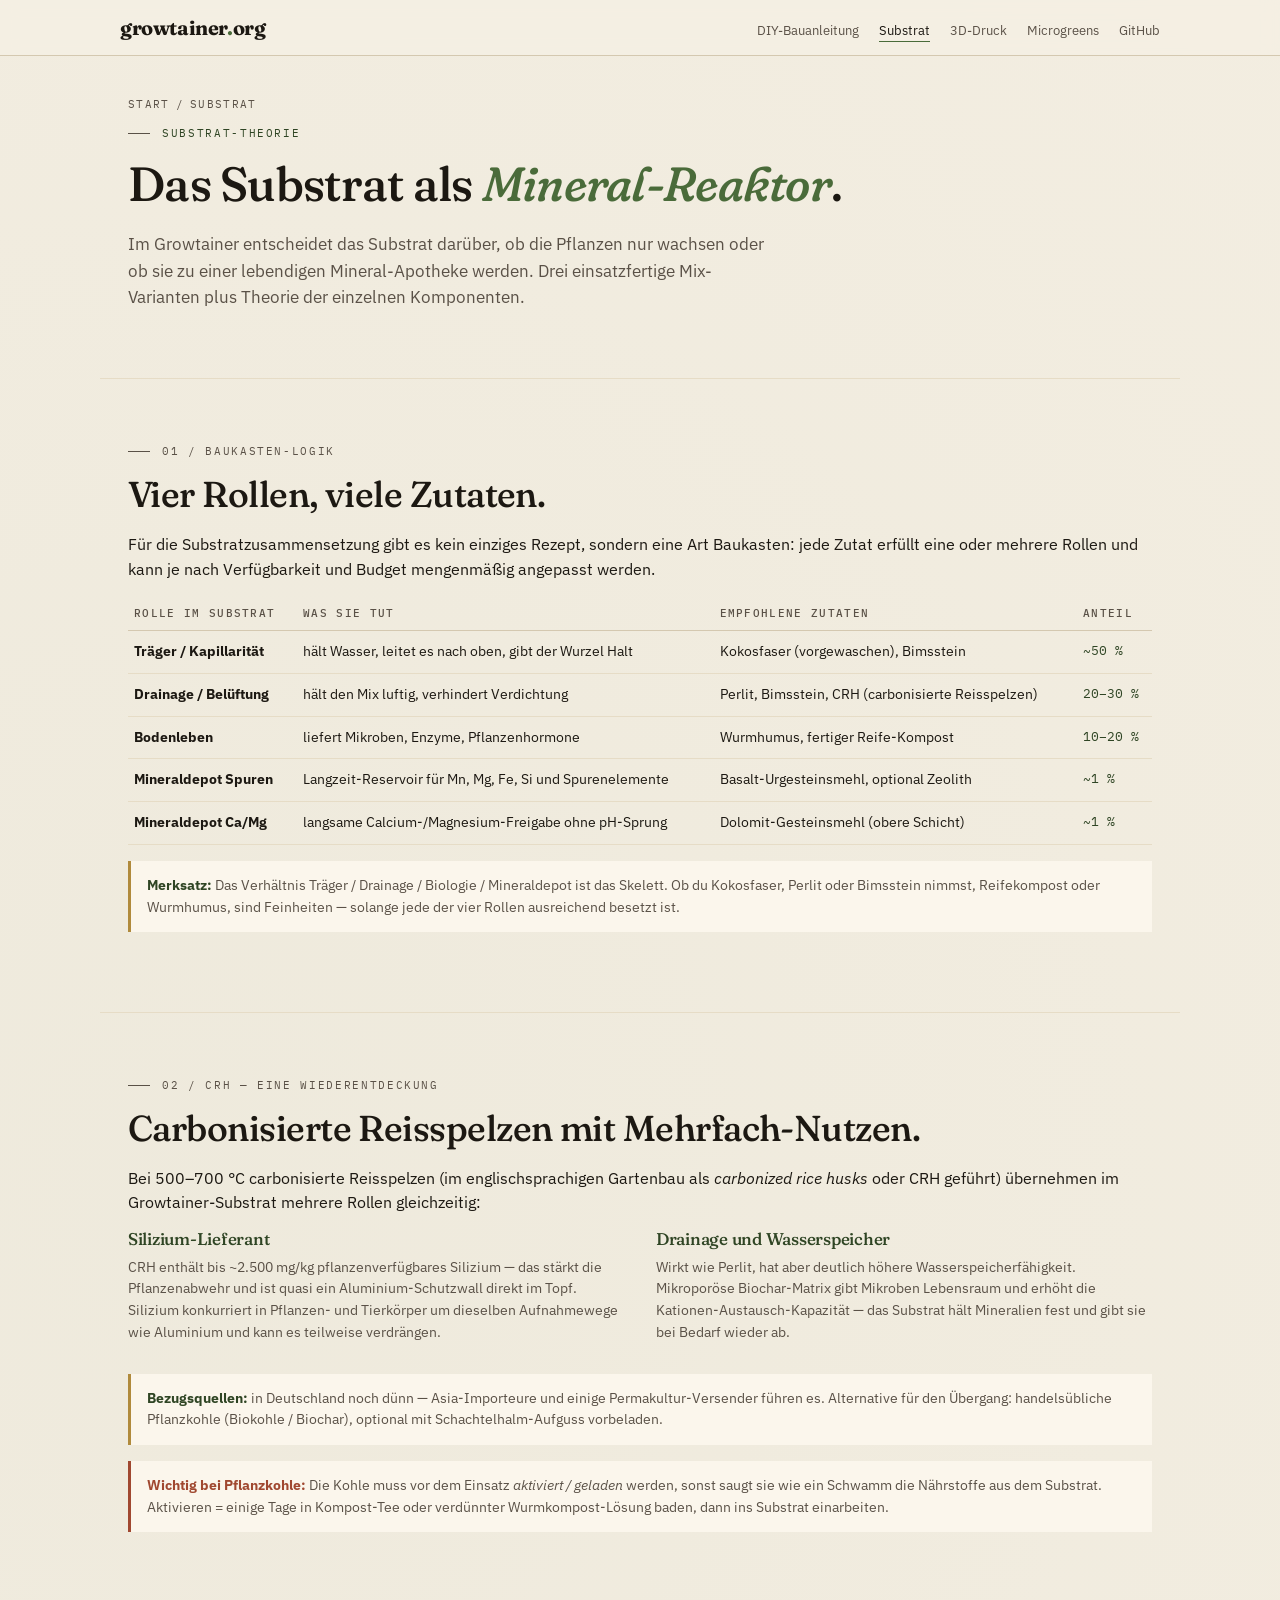
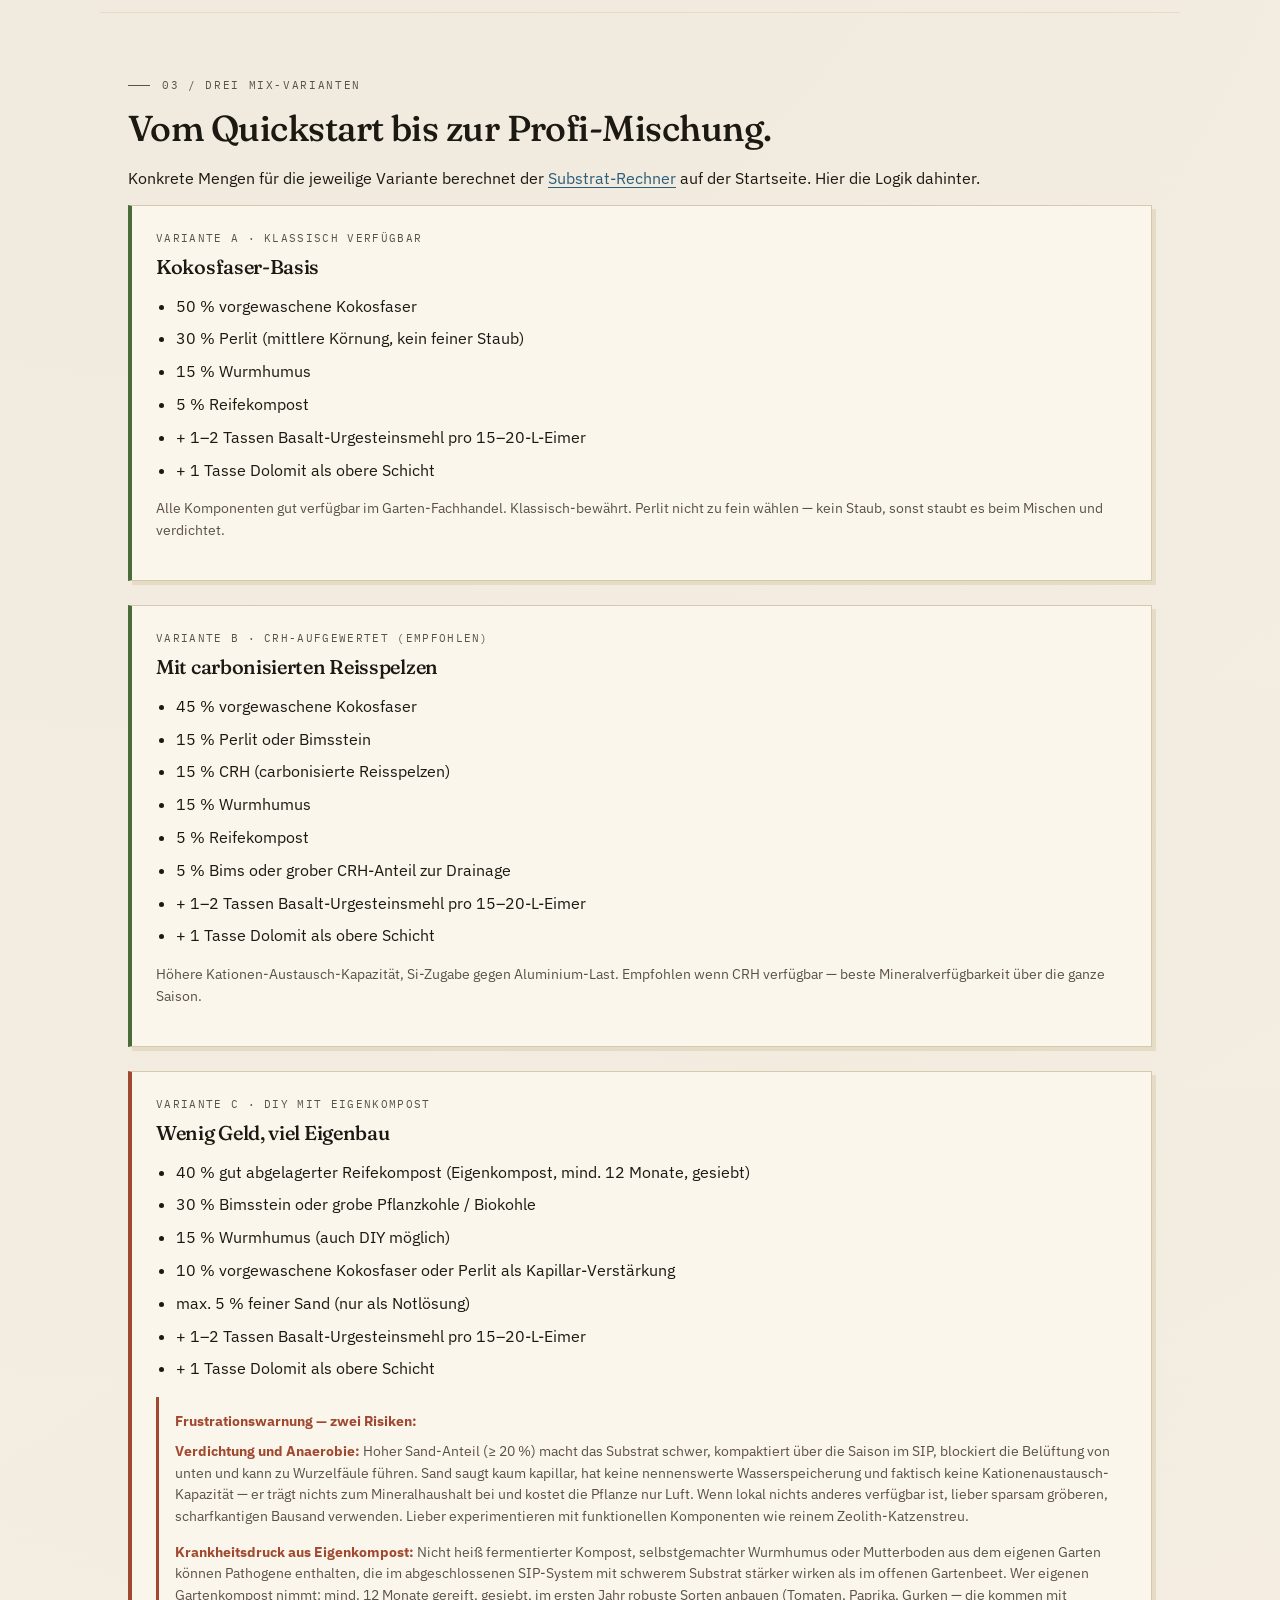
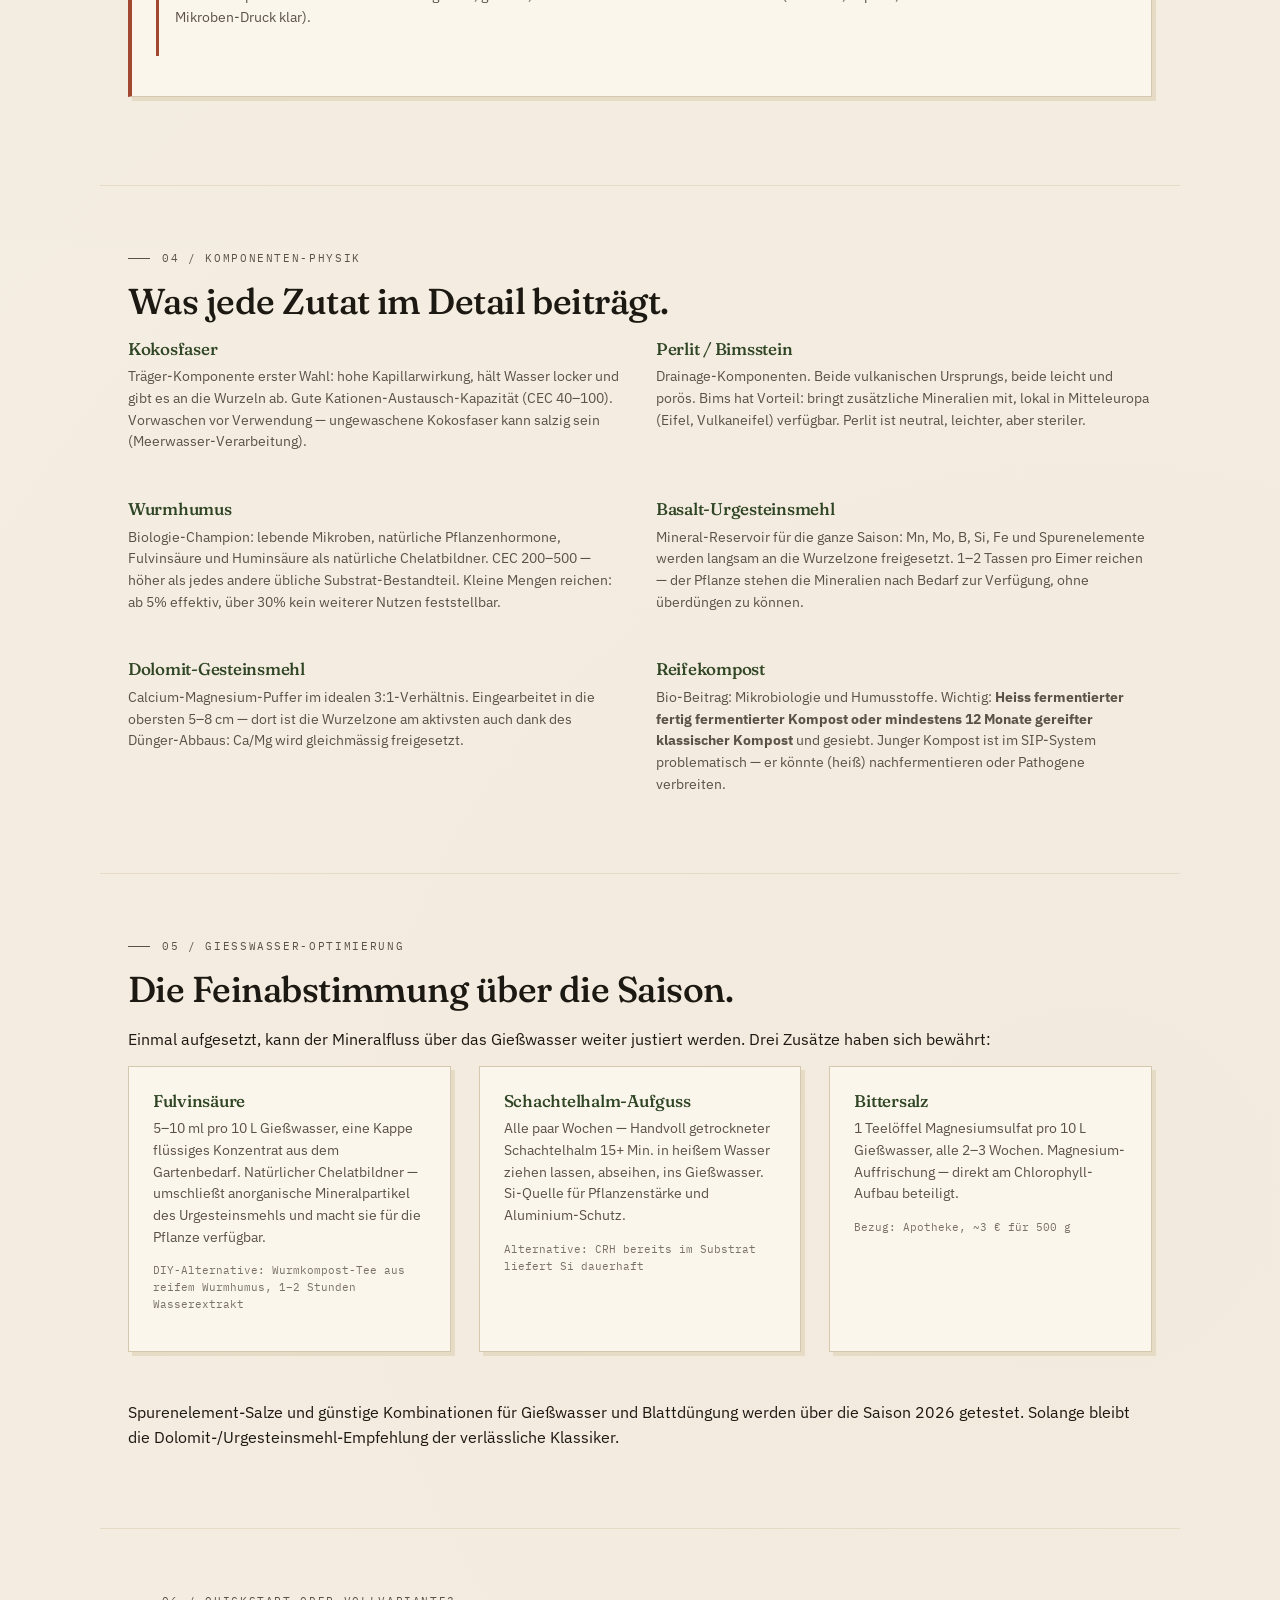
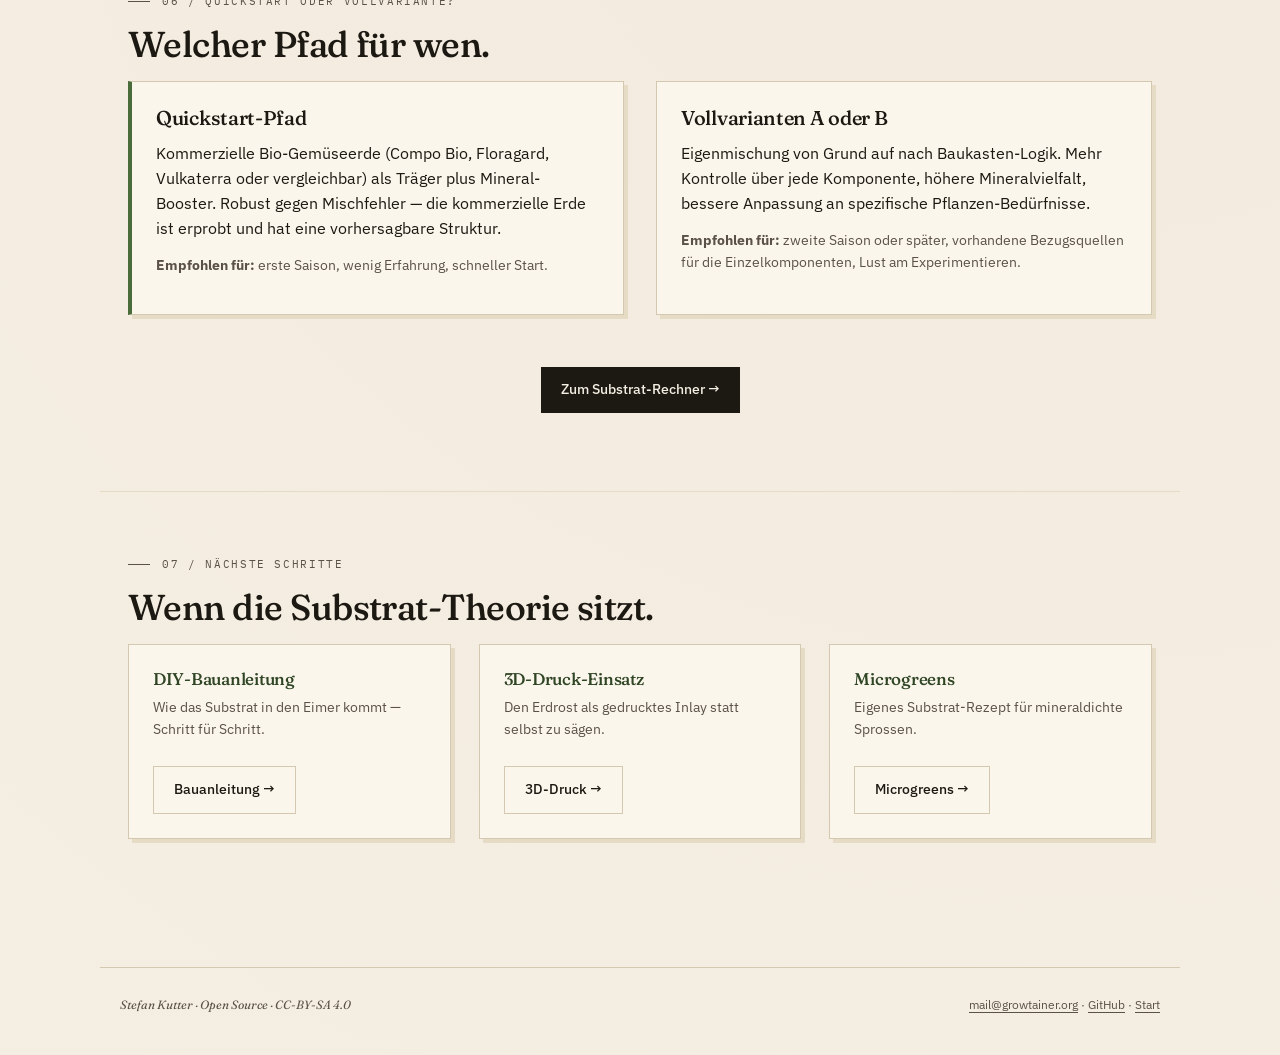
<file: substrat.html>
<!DOCTYPE html>
<html lang="de">
<head>
<meta charset="UTF-8">
<meta name="viewport" content="width=device-width, initial-scale=1.0">
<title>Substrat-Theorie — Growtainer</title>
<meta name="description" content="Substrat-Aufbau für mineralreiche Eigenanbau-Ergebnisse: drei Mix-Varianten, Komponenten-Physik (Kokosfaser, Wurmhumus, Basalt, Dolomit, CRH), Frustrationswarnungen.">

<link rel="preconnect" href="https://fonts.googleapis.com">
<link rel="preconnect" href="https://fonts.gstatic.com" crossorigin>
<link href="https://fonts.googleapis.com/css2?family=Fraunces:opsz,wght,SOFT@9..144,400;9..144,500;9..144,700;9..144,900&family=IBM+Plex+Sans:wght@300;400;500;600&family=IBM+Plex+Mono:wght@400;500&display=swap" rel="stylesheet">
<link rel="stylesheet" href="assets/style.css">
</head>
<body>

<header class="top">
  <div class="topbar">
    <a href="index.html" class="brand">growtainer<span>.</span>org</a>
    <nav class="top-links">
      <a href="diy.html">DIY-Bauanleitung</a>
      <a href="substrat.html" class="active">Substrat</a>
      <a href="3d-druck.html">3D-Druck</a>
      <a href="microgreens.html">Microgreens</a>
      <a href="https://github.com/growtainer" target="_blank" rel="noopener">GitHub</a>
    </nav>
  </div>
</header>

<section class="subhero">
  <div class="breadcrumb"><a href="index.html">Start</a><span>/</span>Substrat</div>
  <div class="section-label">Substrat-Theorie</div>
  <h1>Das Substrat als&nbsp;<em>Mineral-Reaktor</em>.</h1>
  <p class="lede">
    Im Growtainer entscheidet das Substrat darüber, ob die Pflanzen nur wachsen oder ob sie zu einer lebendigen Mineral-Apotheke werden. Drei einsatzfertige Mix-Varianten plus Theorie der einzelnen Komponenten.
  </p>
</section>

<section>
  <div class="section-label">01 / Baukasten-Logik</div>
  <h2>Vier Rollen, viele Zutaten.</h2>

  <p>
    Für die Substratzusammensetzung gibt es kein einziges Rezept, sondern eine Art Baukasten: jede Zutat erfüllt eine oder mehrere Rollen und kann je nach Verfügbarkeit und Budget mengenmäßig angepasst werden.
  </p>

  <table class="data-table">
    <thead>
      <tr>
        <th>Rolle im Substrat</th>
        <th>Was sie tut</th>
        <th>Empfohlene Zutaten</th>
        <th>Anteil</th>
      </tr>
    </thead>
    <tbody>
      <tr>
        <td><strong>Träger / Kapillarität</strong></td>
        <td>hält Wasser, leitet es nach oben, gibt der Wurzel Halt</td>
        <td>Kokosfaser (vorgewaschen), Bimsstein</td>
        <td class="num">~50&nbsp;%</td>
      </tr>
      <tr>
        <td><strong>Drainage / Belüftung</strong></td>
        <td>hält den Mix luftig, verhindert Verdichtung</td>
        <td>Perlit, Bimsstein, CRH (carbonisierte Reisspelzen)</td>
        <td class="num">20–30&nbsp;%</td>
      </tr>
      <tr>
        <td><strong>Bodenleben</strong></td>
        <td>liefert Mikroben, Enzyme, Pflanzenhormone</td>
        <td>Wurmhumus, fertiger Reife-Kompost</td>
        <td class="num">10–20&nbsp;%</td>
      </tr>
      <tr>
        <td><strong>Mineraldepot Spuren</strong></td>
        <td>Langzeit-Reservoir für Mn, Mg, Fe, Si und Spurenelemente</td>
        <td>Basalt-Urgesteinsmehl, optional Zeolith</td>
        <td class="num">~1&nbsp;%</td>
      </tr>
      <tr>
        <td><strong>Mineraldepot Ca/Mg</strong></td>
        <td>langsame Calcium-/Magnesium-Freigabe ohne pH-Sprung</td>
        <td>Dolomit-Gesteinsmehl (obere Schicht)</td>
        <td class="num">~1&nbsp;%</td>
      </tr>
    </tbody>
  </table>

  <div class="inline-tip">
    <strong>Merksatz:</strong> Das Verhältnis Träger / Drainage / Biologie / Mineraldepot ist das Skelett. Ob du Kokosfaser, Perlit oder Bimsstein nimmst, Reifekompost oder Wurmhumus, sind Feinheiten — solange jede der vier Rollen ausreichend besetzt ist.
  </div>
</section>

<section>
  <div class="section-label">02 / CRH — eine Wiederentdeckung</div>
  <h2>Carbonisierte Reisspelzen mit Mehrfach-Nutzen.</h2>

  <p>
    Bei 500–700&nbsp;°C carbonisierte Reisspelzen (im englischsprachigen Gartenbau als <em>carbonized rice husks</em> oder CRH geführt) übernehmen im Growtainer-Substrat mehrere Rollen gleichzeitig:
  </p>

  <div class="two-col">
    <div>
      <h4>Silizium-Lieferant</h4>
      <p class="muted" style="font-size: 14px;">
        CRH enthält bis ~2.500&nbsp;mg/kg pflanzenverfügbares Silizium — das stärkt die Pflanzenabwehr und ist quasi ein Aluminium-Schutzwall direkt im Topf. Silizium konkurriert in Pflanzen- und Tierkörper um dieselben Aufnahmewege wie Aluminium und kann es teilweise verdrängen.
      </p>
    </div>
    <div>
      <h4>Drainage und Wasserspeicher</h4>
      <p class="muted" style="font-size: 14px;">
        Wirkt wie Perlit, hat aber deutlich höhere Wasserspeicherfähigkeit. Mikroporöse Biochar-Matrix gibt Mikroben Lebensraum und erhöht die Kationen-Austausch-Kapazität — das Substrat hält Mineralien fest und gibt sie bei Bedarf wieder ab.
      </p>
    </div>
  </div>

  <div class="inline-tip">
    <strong>Bezugsquellen:</strong> in Deutschland noch dünn — Asia-Importeure und einige Permakultur-Versender führen es. Alternative für den Übergang: handelsübliche Pflanzkohle (Biokohle / Biochar), optional mit Schachtelhalm-Aufguss vorbeladen.
  </div>

  <div class="inline-warn">
    <strong>Wichtig bei Pflanzkohle:</strong> Die Kohle muss vor dem Einsatz <em>aktiviert / geladen</em> werden, sonst saugt sie wie ein Schwamm die Nährstoffe aus dem Substrat. Aktivieren = einige Tage in Kompost-Tee oder verdünnter Wurmkompost-Lösung baden, dann ins Substrat einarbeiten.
  </div>
</section>

<section>
  <div class="section-label">03 / Drei Mix-Varianten</div>
  <h2>Vom Quickstart bis zur Profi-Mischung.</h2>

  <p>
    Konkrete Mengen für die jeweilige Variante berechnet der <a href="index.html#rechner">Substrat-Rechner</a> auf der Startseite. Hier die Logik dahinter.
  </p>

  <div class="card featured">
    <div class="card-meta">Variante A · Klassisch verfügbar</div>
    <h3>Kokosfaser-Basis</h3>
    <ul class="clean">
      <li>50&nbsp;% vorgewaschene Kokosfaser</li>
      <li>30&nbsp;% Perlit (mittlere Körnung, kein feiner Staub)</li>
      <li>15&nbsp;% Wurmhumus</li>
      <li>5&nbsp;% Reifekompost</li>
      <li>+ 1–2 Tassen Basalt-Urgesteinsmehl pro 15–20-L-Eimer</li>
      <li>+ 1 Tasse Dolomit als obere Schicht</li>
    </ul>
    <p class="muted" style="font-size: 14px;">
      Alle Komponenten gut verfügbar im Garten-Fachhandel. Klassisch-bewährt. Perlit nicht zu fein wählen — kein Staub, sonst staubt es beim Mischen und verdichtet.
    </p>
  </div>

  <div class="card featured">
    <div class="card-meta">Variante B · CRH-aufgewertet (empfohlen)</div>
    <h3>Mit carbonisierten Reisspelzen</h3>
    <ul class="clean">
      <li>45&nbsp;% vorgewaschene Kokosfaser</li>
      <li>15&nbsp;% Perlit oder Bimsstein</li>
      <li>15&nbsp;% CRH (carbonisierte Reisspelzen)</li>
      <li>15&nbsp;% Wurmhumus</li>
      <li>5&nbsp;% Reifekompost</li>
      <li>5&nbsp;% Bims oder grober CRH-Anteil zur Drainage</li>
      <li>+ 1–2 Tassen Basalt-Urgesteinsmehl pro 15–20-L-Eimer</li>
      <li>+ 1 Tasse Dolomit als obere Schicht</li>
    </ul>
    <p class="muted" style="font-size: 14px;">
      Höhere Kationen-Austausch-Kapazität, Si-Zugabe gegen Aluminium-Last. Empfohlen wenn CRH verfügbar — beste Mineralverfügbarkeit über die ganze Saison.
    </p>
  </div>

  <div class="card warning">
    <div class="card-meta">Variante C · DIY mit Eigenkompost</div>
    <h3>Wenig Geld, viel Eigenbau</h3>
    <ul class="clean">
      <li>40&nbsp;% gut abgelagerter Reifekompost (Eigenkompost, mind. 12&nbsp;Monate, gesiebt)</li>
      <li>30&nbsp;% Bimsstein oder grobe Pflanzkohle / Biokohle</li>
      <li>15&nbsp;% Wurmhumus (auch DIY möglich)</li>
      <li>10&nbsp;% vorgewaschene Kokosfaser oder Perlit als Kapillar-Verstärkung</li>
      <li>max. 5&nbsp;% feiner Sand (nur als Notlösung)</li>
      <li>+ 1–2 Tassen Basalt-Urgesteinsmehl pro 15–20-L-Eimer</li>
      <li>+ 1 Tasse Dolomit als obere Schicht</li>
    </ul>

    <div class="inline-warn" style="margin-top: 16px;">
      <strong>Frustrationswarnung — zwei Risiken:</strong>
      <p style="margin-top: 8px;">
        <strong>Verdichtung und Anaerobie:</strong> Hoher Sand-Anteil (≥&nbsp;20&nbsp;%) macht das Substrat schwer, kompaktiert über die Saison im SIP, blockiert die Belüftung von unten und kann zu Wurzelfäule führen. Sand saugt kaum kapillar, hat keine nennenswerte Wasserspeicherung und faktisch keine Kationenaustausch-Kapazität — er trägt nichts zum Mineralhaushalt bei und kostet die Pflanze nur Luft. Wenn lokal nichts anderes verfügbar ist, lieber sparsam gröberen, scharfkantigen Bausand verwenden. Lieber experimentieren mit funktionellen Komponenten wie reinem Zeolith-Katzenstreu.
      </p>
      <p>
        <strong>Krankheitsdruck aus Eigenkompost:</strong> Nicht heiß fermentierter Kompost, selbstgemachter Wurmhumus oder Mutterboden aus dem eigenen Garten können Pathogene enthalten, die im abgeschlossenen SIP-System mit schwerem Substrat stärker wirken als im offenen Gartenbeet. Wer eigenen Gartenkompost nimmt: mind. 12&nbsp;Monate gereift, gesiebt, im ersten Jahr robuste Sorten anbauen (Tomaten, Paprika, Gurken — die kommen mit Mikroben-Druck klar).
      </p>
    </div>
  </div>
</section>

<section>
  <div class="section-label">04 / Komponenten-Physik</div>
  <h2>Was jede Zutat im Detail beiträgt.</h2>

  <div class="two-col">
    <div>
      <h4>Kokosfaser</h4>
      <p class="muted" style="font-size: 14px;">
        Träger-Komponente erster Wahl: hohe Kapillarwirkung, hält Wasser locker und gibt es an die Wurzeln ab. Gute Kationen-Austausch-Kapazität (CEC&nbsp;40–100). Vorwaschen vor Verwendung — ungewaschene Kokosfaser kann salzig sein (Meerwasser-Verarbeitung).
      </p>
    </div>
    <div>
      <h4>Perlit / Bimsstein</h4>
      <p class="muted" style="font-size: 14px;">
        Drainage-Komponenten. Beide vulkanischen Ursprungs, beide leicht und porös. Bims hat Vorteil: bringt zusätzliche Mineralien mit, lokal in Mitteleuropa (Eifel, Vulkaneifel) verfügbar. Perlit ist neutral, leichter, aber steriler.
      </p>
    </div>
    <div>
      <h4>Wurmhumus</h4>
      <p class="muted" style="font-size: 14px;">
        Biologie-Champion: lebende Mikroben, natürliche Pflanzenhormone, Fulvinsäure und Huminsäure als natürliche Chelatbildner. CEC&nbsp;200–500 — höher als jedes andere übliche Substrat-Bestandteil. Kleine Mengen reichen: ab 5% effektiv, über 30% kein weiterer Nutzen feststellbar.
      </p>
    </div>
    <div>
      <h4>Basalt-Urgesteinsmehl</h4>
      <p class="muted" style="font-size: 14px;">
        Mineral-Reservoir für die ganze Saison: Mn, Mo, B, Si, Fe und Spurenelemente werden langsam an die Wurzelzone freigesetzt. 1–2 Tassen pro Eimer reichen — der Pflanze stehen die Mineralien nach Bedarf zur Verfügung, ohne überdüngen zu können.
      </p>
    </div>
    <div>
      <h4>Dolomit-Gesteinsmehl</h4>
      <p class="muted" style="font-size: 14px;">
        Calcium-Magnesium-Puffer im idealen 3:1-Verhältnis. Eingearbeitet in die obersten 5–8&nbsp;cm — dort ist die Wurzelzone am aktivsten auch dank des Dünger-Abbaus: Ca/Mg wird gleichmässig freigesetzt.
      </p>
    </div>
    <div>
      <h4>Reifekompost</h4>
      <p class="muted" style="font-size: 14px;">
        Bio-Beitrag: Mikrobiologie und Humusstoffe. Wichtig: <strong>Heiss fermentierter fertig fermentierter Kompost oder mindestens 12&nbsp;Monate gereifter klassischer Kompost</strong> und gesiebt. Junger Kompost ist im SIP-System problematisch — er könnte (heiß) nachfermentieren oder Pathogene verbreiten.
      </p>
    </div>
  </div>
</section>

<section>
  <div class="section-label">05 / Gießwasser-Optimierung</div>
  <h2>Die Feinabstimmung über die Saison.</h2>

  <p>
    Einmal aufgesetzt, kann der Mineralfluss über das Gießwasser weiter justiert werden. Drei Zusätze haben sich bewährt:
  </p>

  <div class="three-col">
    <div class="card">
      <h4>Fulvinsäure</h4>
      <p class="muted" style="font-size: 14px;">
        5–10&nbsp;ml pro 10&nbsp;L Gießwasser, eine Kappe flüssiges Konzentrat aus dem Gartenbedarf. Natürlicher Chelatbildner — umschließt anorganische Mineralpartikel des Urgesteinsmehls und macht sie für die Pflanze verfügbar.
      </p>
      <p class="src">DIY-Alternative: Wurmkompost-Tee aus reifem Wurmhumus, 1–2&nbsp;Stunden Wasserextrakt</p>
    </div>
    <div class="card">
      <h4>Schachtelhalm-Aufguss</h4>
      <p class="muted" style="font-size: 14px;">
        Alle paar Wochen — Handvoll getrockneter Schachtelhalm 15+&nbsp;Min. in heißem Wasser ziehen lassen, abseihen, ins Gießwasser. Si-Quelle für Pflanzenstärke und Aluminium-Schutz.
      </p>
      <p class="src">Alternative: CRH bereits im Substrat liefert Si dauerhaft</p>
    </div>
    <div class="card">
      <h4>Bittersalz</h4>
      <p class="muted" style="font-size: 14px;">
        1 Teelöffel Magnesiumsulfat pro 10&nbsp;L Gießwasser, alle 2–3&nbsp;Wochen. Magnesium-Auffrischung — direkt am Chlorophyll-Aufbau beteiligt.
      </p>
      <p class="src">Bezug: Apotheke, ~3&nbsp;€ für 500&nbsp;g</p>
    </div>
  </div>

  <p style="margin-top: 24px;">
    Spurenelement-Salze und günstige Kombinationen für Gießwasser und Blattdüngung werden über die Saison&nbsp;2026 getestet. Solange bleibt die Dolomit-/Urgesteinsmehl-Empfehlung der verlässliche Klassiker.
  </p>
</section>

<section>
  <div class="section-label">06 / Quickstart oder Vollvariante?</div>
  <h2>Welcher Pfad für wen.</h2>

  <div class="two-col">
    <div class="card featured">
      <h3>Quickstart-Pfad</h3>
      <p>
        Kommerzielle Bio-Gemüseerde (Compo Bio, Floragard, Vulkaterra oder vergleichbar) als Träger plus Mineral-Booster. Robust gegen Mischfehler — die kommerzielle Erde ist erprobt und hat eine vorhersagbare Struktur.
      </p>
      <p class="muted" style="font-size: 14px;">
        <strong>Empfohlen für:</strong> erste Saison, wenig Erfahrung, schneller Start.
      </p>
    </div>
    <div class="card">
      <h3>Vollvarianten A oder B</h3>
      <p>
        Eigenmischung von Grund auf nach Baukasten-Logik. Mehr Kontrolle über jede Komponente, höhere Mineralvielfalt, bessere Anpassung an spezifische Pflanzen-Bedürfnisse.
      </p>
      <p class="muted" style="font-size: 14px;">
        <strong>Empfohlen für:</strong> zweite Saison oder später, vorhandene Bezugsquellen für die Einzelkomponenten, Lust am Experimentieren.
      </p>
    </div>
  </div>

  <p style="margin-top: 28px; text-align: center;">
    <a href="index.html#rechner" class="cta">Zum Substrat-Rechner →</a>
  </p>
</section>

<section>
  <div class="section-label">07 / Nächste Schritte</div>
  <h2>Wenn die Substrat-Theorie sitzt.</h2>

  <div class="three-col">
    <div class="card">
      <h4>DIY-Bauanleitung</h4>
      <p class="muted" style="font-size: 14px;">Wie das Substrat in den Eimer kommt — Schritt für Schritt.</p>
      <a href="diy.html" class="cta-secondary" style="margin-top: 12px;">Bauanleitung →</a>
    </div>
    <div class="card">
      <h4>3D-Druck-Einsatz</h4>
      <p class="muted" style="font-size: 14px;">Den Erdrost als gedrucktes Inlay statt selbst zu sägen.</p>
      <a href="3d-druck.html" class="cta-secondary" style="margin-top: 12px;">3D-Druck →</a>
    </div>
    <div class="card">
      <h4>Microgreens</h4>
      <p class="muted" style="font-size: 14px;">Eigenes Substrat-Rezept für mineraldichte Sprossen.</p>
      <a href="microgreens.html" class="cta-secondary" style="margin-top: 12px;">Microgreens →</a>
    </div>
  </div>
</section>

<footer>
  <div class="credit">Stefan Kutter · Open Source · CC-BY-SA 4.0</div>
  <div>
    <a href="mailto:mail@growtainer.org">mail@growtainer.org</a> ·
    <a href="https://github.com/growtainer" target="_blank" rel="noopener">GitHub</a> ·
    <a href="index.html">Start</a>
  </div>
</footer>

</body>
</html>
</file>
<file: assets/style.css>
/* growtainer.org — shared stylesheet · v5 */

:root {
  --bg: #f5efe3;
  --bg-card: #fbf6ec;
  --ink: #1c1812;
  --ink-soft: #5a5147;
  --rule: #d4c8b0;
  --rule-soft: #e6dcc6;
  --green: #4a6b3a;
  --green-deep: #2f4524;
  --water: #2c5e7a;
  --brick: #a04830;
  --gold: #b08a3c;
}
* { box-sizing: border-box; }
html { scroll-behavior: smooth; }
body {
  margin: 0; background: var(--bg); color: var(--ink);
  font-family: 'IBM Plex Sans', system-ui, sans-serif;
  font-size: 16px; line-height: 1.55;
  -webkit-font-smoothing: antialiased;
  background-image:
    radial-gradient(circle at 15% 20%, rgba(74,107,58,0.04) 0%, transparent 50%),
    radial-gradient(circle at 85% 75%, rgba(160,72,48,0.03) 0%, transparent 50%);
}
::selection { background: var(--gold); color: var(--bg); }
a { color: var(--water); text-decoration: underline; text-decoration-thickness: 1px; text-underline-offset: 3px; }
a:hover { color: var(--brick); }
h1, h2, h3, h4 {
  font-family: 'Fraunces', 'Georgia', serif;
  font-weight: 500; letter-spacing: -0.015em;
  line-height: 1.15; margin: 0;
  font-variation-settings: "SOFT" 50;
}

/* Header */
header.top {
  position: sticky; top: 0; z-index: 100;
  background: rgba(245,239,227,0.93);
  backdrop-filter: blur(8px);
  border-bottom: 1px solid var(--rule);
}
.topbar {
  max-width: 1080px; margin: 0 auto; padding: 12px 20px;
  display: flex; justify-content: space-between; align-items: baseline;
}
.brand {
  font-family: 'Fraunces', serif; font-weight: 700; font-size: 20px;
  letter-spacing: -0.02em; color: var(--ink); text-decoration: none;
}
.brand span { color: var(--green); }
nav.top-links { display: flex; gap: 20px; font-size: 13px; }
nav.top-links a { color: var(--ink-soft); text-decoration: none; }
nav.top-links a:hover { color: var(--ink); }
nav.top-links a.active { color: var(--ink); border-bottom: 1px solid var(--green); }
@media (max-width: 700px) { nav.top-links { display: none; } }

/* Sections */
section { padding: 48px 20px; max-width: 1080px; margin: 0 auto; }
section + section { border-top: 1px solid var(--rule-soft); }
@media (min-width: 760px) { section { padding: 64px 28px; } }

.section-label {
  font-family: 'IBM Plex Mono', monospace;
  font-size: 11px; text-transform: uppercase;
  letter-spacing: 0.15em; color: var(--ink-soft);
  margin-bottom: 14px; display: flex; align-items: center; gap: 12px;
}
.section-label::before { content: ""; width: 22px; height: 1px; background: var(--ink-soft); }

h1 { font-size: clamp(30px, 6vw, 48px); margin-bottom: 20px; }
h1 em { font-style: italic; color: var(--green); font-variation-settings: "SOFT" 100; }
h2 { font-size: clamp(24px, 4.5vw, 36px); margin-bottom: 16px; }
h3 { font-size: 20px; margin-bottom: 12px; }
h4 { font-size: 17px; margin-bottom: 8px; color: var(--green-deep); }

p { margin: 0 0 14px; }
.lede { font-size: 17px; color: var(--ink-soft); max-width: 640px; margin-bottom: 28px; }

/* Subpage hero (smaller than main hero) */
.subhero {
  padding-top: 40px; padding-bottom: 40px;
}
.subhero .section-label { color: var(--green-deep); }
.subhero h1 { max-width: 800px; }

/* Buttons */
.cta {
  display: inline-flex; align-items: center; gap: 8px;
  padding: 12px 20px; background: var(--ink); color: var(--bg);
  text-decoration: none; font-size: 14px; font-weight: 500;
  transition: background .15s;
}
.cta:hover { background: var(--green-deep); color: var(--bg); }
.cta-secondary {
  display: inline-flex; align-items: center; gap: 8px;
  padding: 12px 20px; background: transparent; color: var(--ink);
  text-decoration: none; font-size: 14px; font-weight: 500;
  border: 1px solid var(--rule);
  transition: all .15s;
}
.cta-secondary:hover { border-color: var(--green); color: var(--green-deep); }

/* Cards */
.card {
  background: var(--bg-card); border: 1px solid var(--rule);
  padding: 24px; box-shadow: 4px 4px 0 var(--rule-soft);
  margin-bottom: 24px;
}
.card.featured { border-left: 4px solid var(--green); }
.card.warning { border-left: 4px solid var(--brick); }
.card.note { border-left: 4px solid var(--gold); }

.card h3 { margin-top: 0; }
.card-meta {
  font-family: 'IBM Plex Mono', monospace;
  font-size: 11px; text-transform: uppercase;
  letter-spacing: 0.12em; color: var(--ink-soft);
  margin-bottom: 8px;
}

/* Two-column grid */
.two-col {
  display: grid; grid-template-columns: 1fr; gap: 24px;
}
@media (min-width: 760px) { .two-col { grid-template-columns: 1fr 1fr; gap: 32px; } }

.three-col {
  display: grid; grid-template-columns: 1fr; gap: 24px;
}
@media (min-width: 720px) { .three-col { grid-template-columns: repeat(3, 1fr); gap: 28px; } }

/* Step list (numbered roadmap) */
.step-list { list-style: none; padding: 0; margin: 0; }
.step-list li {
  display: grid; grid-template-columns: 1fr; gap: 4px;
  padding: 18px 0; border-top: 1px solid var(--rule-soft);
}
.step-list li:last-child { border-bottom: 1px solid var(--rule-soft); }
@media (min-width: 720px) {
  .step-list li { grid-template-columns: 100px 220px 1fr; gap: 20px; align-items: baseline; padding: 20px 0; }
}
.step-num {
  font-family: 'IBM Plex Mono', monospace;
  font-size: 12px; font-weight: 500;
  color: var(--green-deep); letter-spacing: 0.05em;
}
.step-title { font-family: 'Fraunces', serif; font-size: 18px; font-weight: 500; }
.step-detail { color: var(--ink-soft); font-size: 14.5px; }
.step-detail strong { color: var(--ink); font-weight: 500; }

/* Tables */
.data-table { width: 100%; border-collapse: collapse; margin: 16px 0; }
.data-table th {
  font-family: 'IBM Plex Mono', monospace;
  font-size: 11px; text-transform: uppercase;
  letter-spacing: 0.12em; color: var(--ink-soft);
  font-weight: 500; padding: 8px 6px; text-align: left;
  border-bottom: 1px solid var(--rule);
}
.data-table td {
  padding: 10px 6px; font-size: 14px;
  border-bottom: 1px solid var(--rule-soft);
  vertical-align: top;
}
.data-table td.num {
  font-family: 'IBM Plex Mono', monospace;
  font-size: 13px; color: var(--green-deep);
  white-space: nowrap;
}

/* Image cards (clickable for lightbox) */
.img-card {
  background: var(--bg-card); border: 1px solid var(--rule);
  padding: 14px; box-shadow: 4px 4px 0 var(--rule-soft);
  cursor: zoom-in;
  transition: transform .15s, box-shadow .15s;
}
.img-card:hover {
  transform: translate(-1px, -1px);
  box-shadow: 5px 5px 0 var(--rule-soft);
}
.img-card-frame {
  aspect-ratio: 4 / 3;
  overflow: hidden;
  background: var(--bg);
  display: flex; align-items: center; justify-content: center;
}
.img-card img { width: 100%; height: 100%; object-fit: cover; display: block; }
.img-card.contain img { object-fit: contain; padding: 4px; }
.img-card figcaption {
  font-family: 'IBM Plex Mono', monospace;
  font-size: 10px; color: var(--ink-soft);
  text-transform: uppercase; letter-spacing: 0.1em; margin-top: 12px;
}

/* Video embed */
.video-wrap {
  position: relative;
  width: 100%;
  aspect-ratio: 16 / 9;
  background: var(--ink);
  margin: 16px 0;
  overflow: hidden;
}
.video-wrap iframe, .video-wrap video {
  position: absolute; inset: 0;
  width: 100%; height: 100%;
  border: 0;
}
.video-vertical {
  aspect-ratio: 9 / 16;
  max-width: 360px;
  margin: 16px auto;
}

/* Lightbox */
.lightbox {
  position: fixed; inset: 0; z-index: 1000;
  background: rgba(28, 24, 18, 0.92);
  display: none; align-items: center; justify-content: center;
  padding: 20px; cursor: zoom-out;
  opacity: 0; transition: opacity .2s;
}
.lightbox.active { display: flex; opacity: 1; }
.lightbox img {
  max-width: 100%; max-height: 90vh;
  object-fit: contain;
  background: var(--bg-card);
  padding: 8px;
  box-shadow: 0 20px 60px rgba(0,0,0,0.4);
}
.lightbox-close {
  position: absolute; top: 20px; right: 24px;
  color: var(--bg); background: none; border: none;
  font-family: 'Fraunces', serif; font-size: 32px;
  cursor: pointer; line-height: 1; padding: 0;
}
.lightbox-caption {
  position: absolute; bottom: 24px; left: 50%;
  transform: translateX(-50%);
  color: var(--bg);
  font-family: 'IBM Plex Mono', monospace;
  font-size: 11px; text-transform: uppercase;
  letter-spacing: 0.12em;
  text-align: center;
}

/* Inline blocks */
.inline-tip {
  background: var(--bg-card);
  border-left: 3px solid var(--gold);
  padding: 14px 16px;
  margin: 16px 0;
  font-size: 14px;
  color: var(--ink-soft);
}
.inline-warn {
  background: var(--bg-card);
  border-left: 3px solid var(--brick);
  padding: 14px 16px;
  margin: 16px 0;
  font-size: 14px;
  color: var(--ink-soft);
}
.inline-warn strong { color: var(--brick); }
.inline-tip strong { color: var(--green-deep); }

/* Pull-quote style for emphasis */
blockquote {
  border-left: 2px solid var(--green);
  padding: 8px 0 8px 22px;
  margin: 28px 0;
  font-family: 'Fraunces', serif;
  font-style: italic;
  font-size: 19px;
  color: var(--ink);
  max-width: 640px;
}

/* Source citation */
.src {
  font-family: 'IBM Plex Mono', monospace;
  font-size: 11px; color: var(--ink-soft);
  margin-top: 10px; opacity: 0.8;
}

/* Footer */
footer {
  margin-top: 40px; border-top: 1px solid var(--rule);
  padding: 28px 20px 40px; max-width: 1080px;
  margin-left: auto; margin-right: auto;
  display: flex; justify-content: space-between; gap: 16px;
  font-size: 12px; color: var(--ink-soft); flex-wrap: wrap;
}
footer .credit { font-family: 'Fraunces', serif; font-style: italic; }
footer a { color: var(--ink-soft); }

/* Breadcrumb */
.breadcrumb {
  font-family: 'IBM Plex Mono', monospace;
  font-size: 11px; text-transform: uppercase;
  letter-spacing: 0.12em; color: var(--ink-soft);
  margin-bottom: 12px;
}
.breadcrumb a { color: var(--ink-soft); text-decoration: none; }
.breadcrumb a:hover { color: var(--ink); }
.breadcrumb span { margin: 0 6px; }

/* Misc */
ul.clean { padding-left: 20px; }
ul.clean li { margin-bottom: 8px; }
.muted { color: var(--ink-soft); }
.mono { font-family: 'IBM Plex Mono', monospace; font-size: 0.9em; }

@media print { body { background: white; } header.top { background: white; } }
</file>
